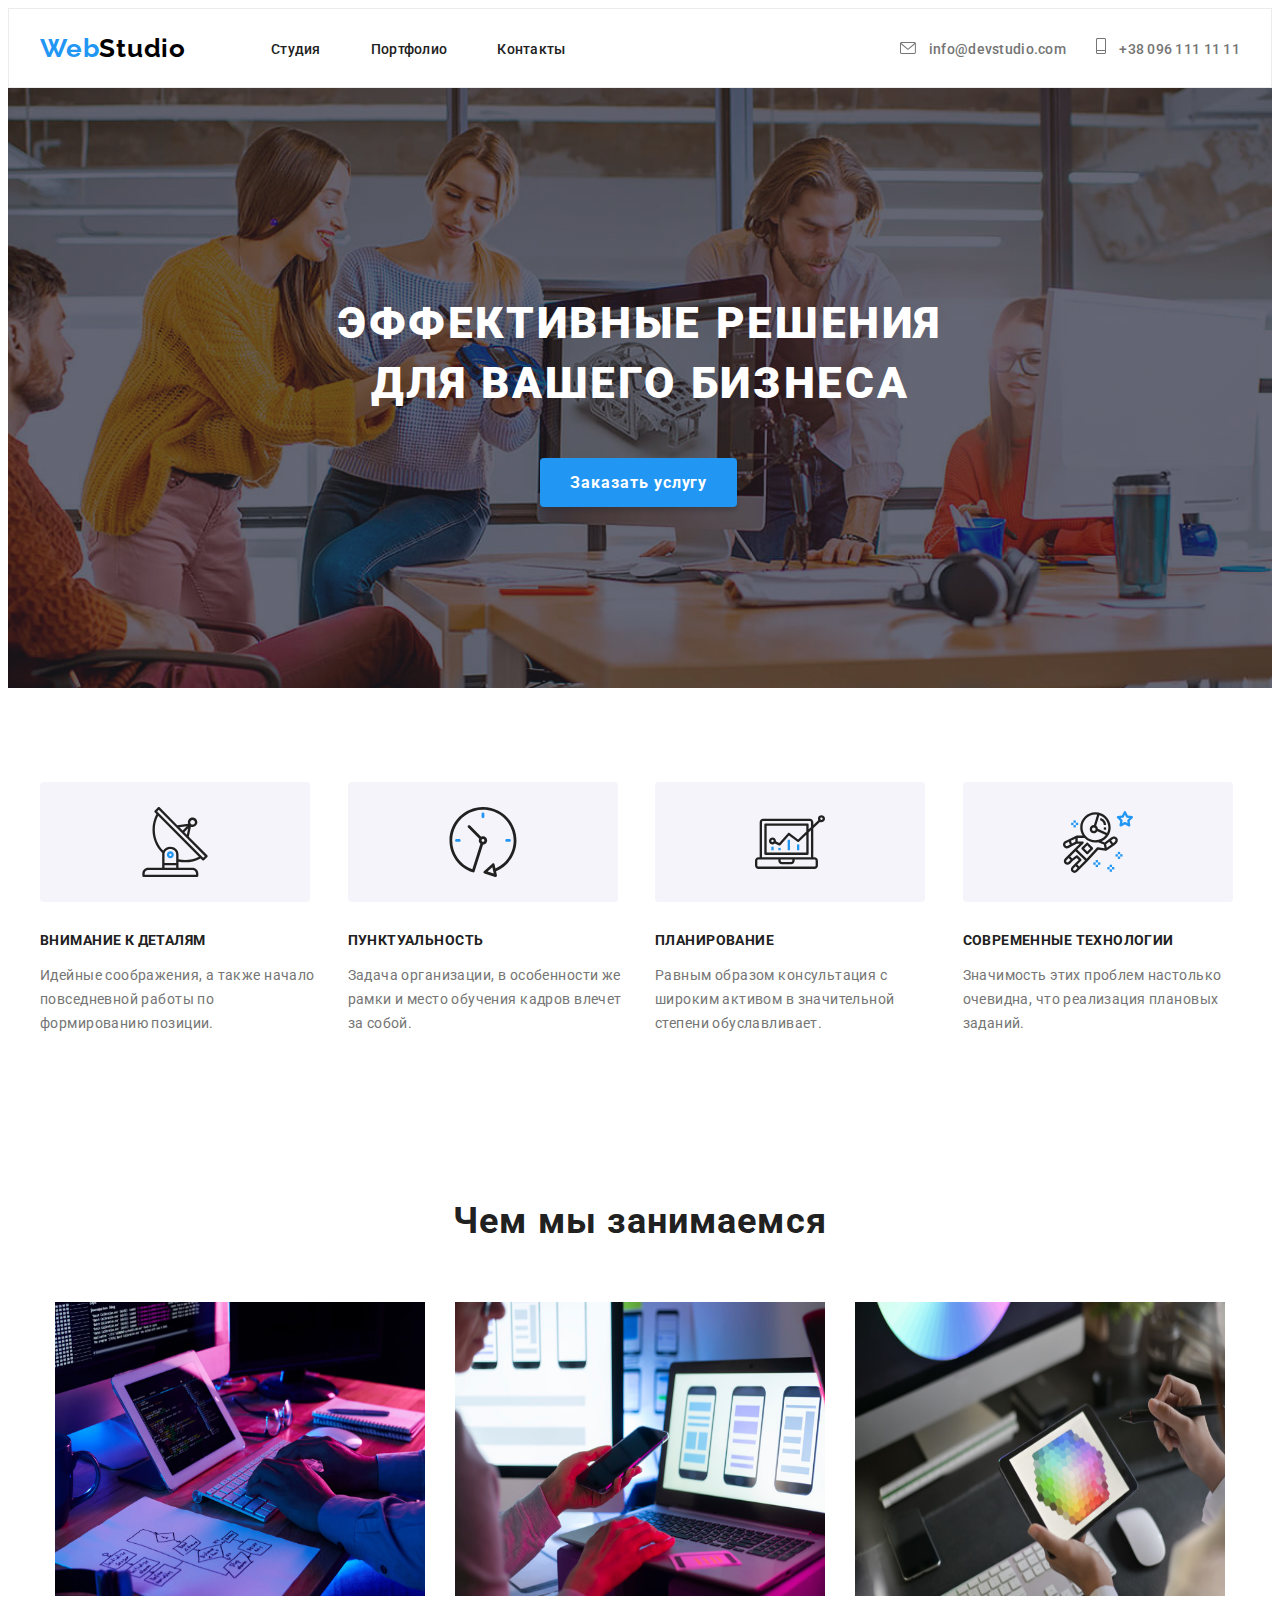
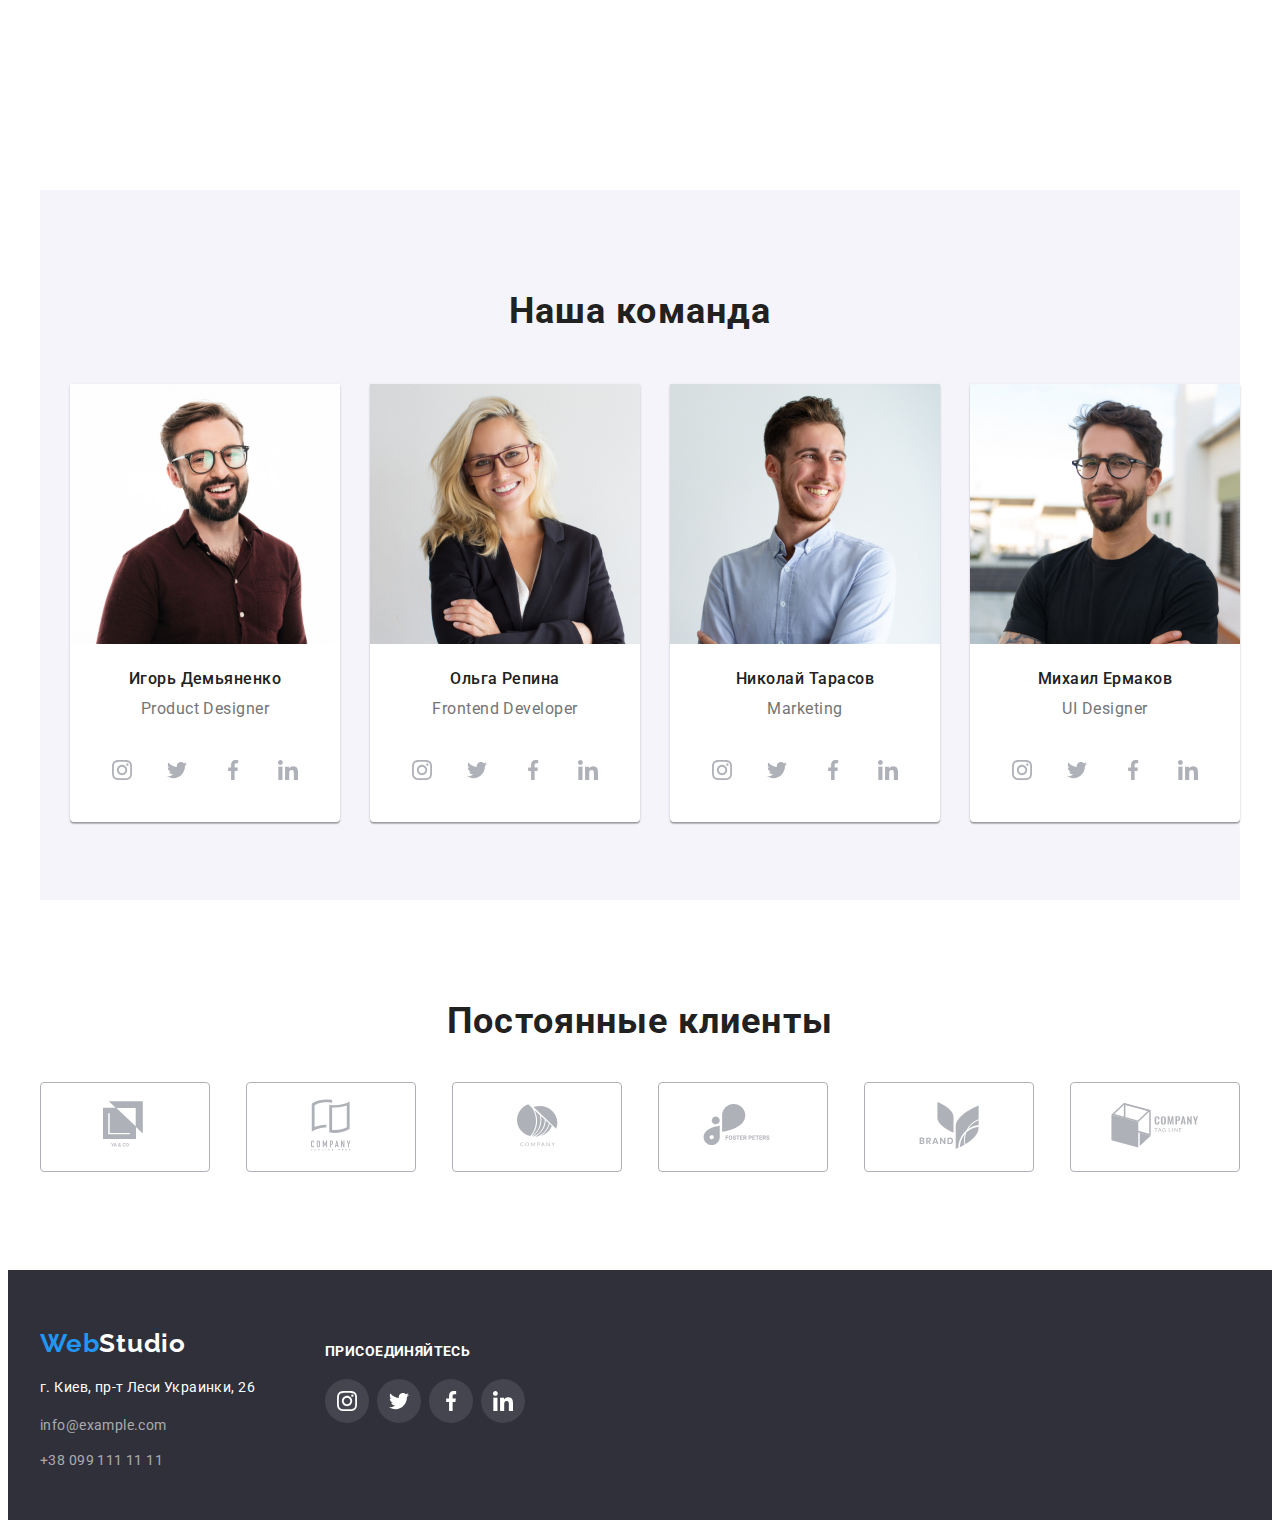
<file: index.html>
<!DOCTYPE html>
<html lang="en">

<head>
    <meta charset="UTF-8">
    <meta http-equiv="X-UA-Compatible" content="IE=edge">
    <meta name="viewport" content="width=device-width, initial-scale=1.0">
    <title>WebStudio</title>
    <link rel="preconnect" href="https://fonts.gstatic.com">
    <link rel="preconnect" href="https://fonts.gstatic.com">
    <link
        href="https://fonts.googleapis.com/css2?family=Raleway:wght@700&family=Roboto:wght@400;500;700;900&display=swap"
        rel="stylesheet">
    <link rel="stylesheet" href="https://cdnjs.cloudflare.com/ajax/libs/modern-normalize/1.0.0/modern-normalize.css"
        integrity="sha512-Zx6MlUMKSVJoQ+83OwhdILe8cSEsCzfqThJd7J/VA2UrK6Ctj85p+xzqfyuNXE5B1k25uUdmJ2OzItbBy9GHAQ=="
        crossorigin="anonymous" />
    <link rel="stylesheet" href="css/style.css">
</head>

<body>
    <!-- header_container -->
    <header class="header">
        <div class="container header_container">
            <nav class="navigation_container">
                <a class="logo" href="./index.html"><span class="web_color">Web</span>Studio</a>
                <ul class="navigation_list">
                    <li class="navigation_list_item">
                        <a class="navigation_list_link" href="#">Студия</a>
                    </li>
                    <li class="navigation_list_item">
                        <a class="navigation_list_link" href="./portfolio.html">Портфолио</a>
                    </li>
                    <li class="navigation_list_item">
                        <a class="navigation_list_link" href="#">Контакты</a>
                    </li>
                </ul>
            </nav>
            <ul class="header_contacts">
                <li class="header_contacts_list">
                    <a class="mail_tel_link" href="mailto:info@devstudio.com">
                        <svg width="16" height="12" class="header_icons">
                            <use href="./img/pictures/sprites1.svg#icon-email_logo"></use>
                        </svg>
                        info@devstudio.com
                    </a>
                </li>
                <li class="header_contacts_list">
                    <a class="mail_tel_link" href="tel:+380961111111">
                        <svg width="10" height="16" class="header_icons">
                            <use href="./img/pictures/sprites1.svg#icon-Vector_phone"></use>
                        </svg>
                        +38 096 111 11 11
                    </a>
                </li>
            </ul>
        </div>
    </header>
    <!-- header_container off -->


    <!-- main_container -->
    <main>
        <!--hero_container -->
        <section class="hero">
            <div class="container">
                <h1 class="title">Эффективные решения <br> для вашего бизнеса</h1>
                <div class="bottom_position">
                    <button class="modal_button">Заказать услугу</button>
                </div>
            </div>
        </section>
        <!--hero_container off -->


        <!-- about_us_container -->
        <section class="about_us">
            <div class="container">
                <ul class="features_list">
                    <li class="features_item">
                        <div class="about_us_icon_div">
                            <svg width="70" height="70" class="about_us_icons">
                                <use href="./img/pictures/sprites1.svg#icon-antenna_logo"></use>
                            </svg>
                        </div>
                        <h3 class="features">Внимание к деталям</h3>
                        <p class="feature_description">Идейные соображения, а также начало повседневной работы по
                            формированию позиции.</p>
                    </li>
                    <li class="features_item">
                        <div class="about_us_icon_div">
                            <svg width="70" height="70" class="about_us_icons">
                                <use href="./img/pictures/sprites1.svg#icon-clock_logo"></use>
                            </svg>
                        </div>
                        <h3 class="features">Пунктуальность</h3>
                        <p class="feature_description">Задача организации, в особенности же рамки и место обучения
                            кадров влечет за собой.</p>
                    </li>
                    <li class="features_item">
                        <div class="about_us_icon_div">
                            <svg width="70" height="70" class="about_us_icons">
                                <use href="./img/pictures/sprites1.svg#icon-diagram_logo"></use>
                            </svg>
                        </div>
                        <h3 class="features">Планирование</h3>
                        <p class="feature_description"> Равным образом консультация с широким активом в значительной
                            степени обуславливает.</p>
                    </li>
                    <li class="features_item">
                        <div class="about_us_icon_div">
                            <svg width="70" height="70" class="about_us_icons">
                                <use href="./img/pictures/sprites1.svg#icon-astronaut_logo"></use>
                            </svg>
                        </div>
                        <h3 class="features">Современные технологии</h3>
                        <p class="feature_description">Значимость этих проблем настолько очевидна, что реализация
                            плановых заданий.</p>
                    </li>
                </ul>

                <div class="photobar_container">
                    <h2 class="photobar_description">Чем мы занимаемся</h2>
                    <ul class="photobar">
                        <li><img src="./img/our_work/work_1.jpg" width="370" height="294" alt="Кодинг"></li>
                        <li><img src="./img/our_work/work_2.jpg" width="370" height="294" alt="Современные технологии">
                        </li>
                        <li><img src="./img/our_work/work_3.jpg" width="370" height="294" alt="Дизайн"></li>
                    </ul>
                </div>
            </div>
        </section>
        <!-- about_us_container_off -->


        <!-- Our team container -->
        <section class="crew-section">
            <div class="crew_container">
                <h2 class="photobar_description">Наша команда</h2>
                <div class="container_crew_list">
                    <ul class="stuff-section">
                        <li class="crew_list">
                            <img src="./img/our_crew/crewman_1.jpg" width="270" height="260" alt="Игорь Демьяненко">
                            <div class="stuff_position-section">
                                <h4 class="stuff_name">Игорь Демьяненко</h4>
                                <p class="stuff_position">Product Designer</p>
                                <ul class="social_list">
                                    <li class="social_list_item">
                                        <a href="#" class="social_list_item_link">
                                            <svg class="social_list_crew">
                                                <use href="./img/pictures/sprites1.svg#icon-instagram2_logo"></use>
                                            </svg>
                                        </a>
                                    </li>

                                    <li class="social_list_item">
                                        <a href="#" class="social_list_item_link ">
                                            <svg class="social_list_crew">
                                                <use href="./img/pictures/sprites1.svg#icon-twitter_logo"></use>
                                            </svg>
                                        </a>
                                    </li>
                                    <li class="social_list_item">
                                        <a href="#" class="social_list_item_link">
                                            <svg class="social_list_crew">
                                                <use href="./img/pictures/sprites1.svg#icon-facebook1_logo"></use>
                                            </svg>
                                        </a>
                                    </li>
                                    <li class="social_list_item">
                                        <a href="#" class="social_list_item_link">
                                            <svg class="social_list_crew">
                                                <use href="./img/pictures/sprites1.svg#icon-linkedin1_logo"></use>
                                            </svg>
                                        </a>
                                    </li>
                                </ul>
                            </div>
                        </li>
                        <li class="crew_list">
                            <img src="./img/our_crew/crewman_2.jpg" width="270" height="260" alt="Ольга Репина">
                            <div class="stuff_position-section">
                                <h4 class="stuff_name">Ольга Репина</h4>
                                <p class="stuff_position">Frontend Developer</p>
                                <ul class="social_list">
                                    <li class="social_list_item">
                                        <a href="#" class="social_list_item_link">
                                            <svg class="social_list_crew">
                                                <use href="./img/pictures/sprites1.svg#icon-instagram2_logo"></use>
                                            </svg>
                                        </a>
                                    </li>

                                    <li class="social_list_item">
                                        <a href="#" class="social_list_item_link">
                                            <svg class="social_list_crew">
                                                <use href="./img/pictures/sprites1.svg#icon-twitter_logo"></use>
                                            </svg>
                                        </a>
                                    </li>
                                    <li class="social_list_item">
                                        <a href="#" class="social_list_item_link ">
                                            <svg class="social_list_crew">
                                                <use href="./img/pictures/sprites1.svg#icon-facebook1_logo"></use>
                                            </svg>
                                        </a>
                                    </li>
                                    <li class="social_list_item">
                                        <a href="#" class="social_list_item_link ">
                                            <svg class="social_list_crew">
                                                <use href="./img/pictures/sprites1.svg#icon-linkedin1_logo"></use>
                                            </svg>
                                        </a>
                                    </li>
                                </ul>
                            </div>
                        </li>
                        <li class="crew_list">
                            <img src="./img/our_crew/crewman_3.jpg" width="270" height="260" alt="Николай Тарасов">
                            <div class="stuff_position-section">
                                <h4 class="stuff_name">Николай Тарасов</h4>
                                <p class="stuff_position">Marketing</p>
                                <ul class="social_list">
                                    <li class="social_list_item">
                                        <a href="#" class="social_list_item_link">
                                            <svg class="social_list_crew">
                                                <use href="./img/pictures/sprites1.svg#icon-instagram2_logo"></use>
                                            </svg>
                                        </a>
                                    </li>

                                    <li class="social_list_item">
                                        <a href="#" class="social_list_item_link">
                                            <svg class="social_list_crew">
                                                <use href="./img/pictures/sprites1.svg#icon-twitter_logo"></use>
                                            </svg>
                                        </a>
                                    </li>
                                    <li class="social_list_item">
                                        <a href="#" class="social_list_item_link">
                                            <svg class="social_list_crew">
                                                <use href="./img/pictures/sprites1.svg#icon-facebook1_logo"></use>
                                            </svg>
                                        </a>
                                    </li>
                                    <li class="social_list_item">
                                        <a href="#" class="social_list_item_link">
                                            <svg class="social_list_crew">
                                                <use href="./img/pictures/sprites1.svg#icon-linkedin1_logo"></use>
                                            </svg>
                                        </a>
                                    </li>
                                </ul>
                            </div>
                        </li>
                        <li class="crew_list">
                            <img src="./img/our_crew/crewman_4.jpg" width="270" height="260" alt="Михаил Ермаков">
                            <div class="stuff_position-section">
                                <h4 class="stuff_name">Михаил Ермаков</h4>
                                <p class="stuff_position">UI Designer</p>
                                <ul class="social_list">
                                    <li class="social_list_item">
                                        <a href="#" class="social_list_item_link ">
                                            <svg class="social_list_crew">
                                                <use href="./img/pictures/sprites1.svg#icon-instagram2_logo"></use>
                                            </svg>
                                        </a>
                                    </li>

                                    <li class="social_list_item">
                                        <a href="#" class="social_list_item_link">
                                            <svg class="social_list_crew">
                                                <use href="./img/pictures/sprites1.svg#icon-twitter_logo"></use>
                                            </svg>
                                        </a>
                                    </li>
                                    <li class="social_list_item">
                                        <a href="#" class="social_list_item_link">
                                            <svg class="social_list_crew">
                                                <use href="./img/pictures/sprites1.svg#icon-facebook1_logo"></use>
                                            </svg>
                                        </a>
                                    </li>
                                    <li class="social_list_item">
                                        <a href="#" class="social_list_item_link">
                                            <svg class="social_list_crew">
                                                <use href="./img/pictures/sprites1.svg#icon-linkedin1_logo"></use>
                                            </svg>
                                        </a>
                                    </li>
                                </ul>
                            </div>
                        </li>
                    </ul>

                </div>
            </div>
        </section>


        <section class="clients_section">
            <div class="container">
                <h2 class="photobar_description">Постоянные клиенты</h2>
                <ul class="clients_list">
                    <li class="clients_li">
                        <a href="#" class="clients_links">
                            <svg width="44" height="49" class="clients_icons">
                                <use href="./img/pictures/sprites1.svg#icon-comp_1"></use>
                            </svg>
                        </a>
                    </li>
                    <li class="clients_li">
                        <a href="#" class="clients_links">
                            <svg width="40" height="52" class="clients_icons">
                                <use href="./img/pictures/sprites1.svg#icon-comp_2"></use>
                            </svg>
                        </a>
                    </li>
                    <li class="clients_li">
                        <a href="#" class="clients_links">
                            <svg width="41" height="43" class="clients_icons">
                                <use href="./img/pictures/sprites1.svg#icon-comp_3"></use>
                            </svg>
                        </a>
                    </li>
                    <li class="clients_li">
                        <a href="#" class="clients_links">
                            <svg width="80" height="42" class="clients_icons">
                                <use href="./img/pictures/sprites1.svg#icon-comp_4"></use>
                            </svg>
                        </a>
                    </li>
                    <li class="clients_li">
                        <a href="#" class="clients_links">
                            <svg width="60" height="47" class="clients_icons">
                                <use href="./img/pictures/sprites1.svg#icon-comp_5"></use>
                            </svg>
                        </a>
                    </li>
                    <li class="clients_li">
                        <a href="#" class="clients_links">
                            <svg width="88" height="45" class="clients_icons">
                                <use href="./img/pictures/sprites1.svg#icon-comp_6"></use>
                            </svg>
                        </a>
                    </li>
                </ul>
            </div>
        </section>



    </main>


    <!-- footer_container -->
    <footer class="footer">
        <div class="container">
            <address class="address">
                <div class="footer_left_side">
                    <ul class="adress_list">
                        <li class="footer_list_logo">
                            <a class="logo2" href="./index.html"><span class="web_color">Web</span>Studio</a>
                        </li>
                        <li class="footer_list">
                            <a class="adress" href="https://goo.gl/maps/JwRgi1YzpjkH3N1S6" target="_blank">г. Киев, пр-т
                                Леси Украинки, 26</a>
                        </li>
                        <li class="footer_list">
                            <a class="footer_mail_tel_section" href="mailto:info@example.com">info@example.com</a>
                        </li>
                        <li class="footer_list">
                            <a class="footer_mail_tel_section" href="tel:+380991111111">+38 099 111 11 11</a>
                        </li>
                    </ul>
                </div>
                <div class="footer_right_side">
                    <p class="footer_social_text">Присоединяйтесь</p>
                    <ul class="social_list_in_footer">
                        <li class="social_list_item">
                            <a href="#" class="social_list_item_link_in_footer">
                                <svg class="social_list_crew_in_footer">
                                    <use href="./img/pictures/sprites1.svg#icon-instagram2_logo"></use>
                                </svg>
                            </a>
                        </li>

                        <li class="social_list_item">
                            <a href="#" class="social_list_item_link_in_footer">
                                <svg class="social_list_crew_in_footer">
                                    <use href="./img/pictures/sprites1.svg#icon-twitter_logo"></use>
                                </svg>
                            </a>
                        </li>
                        <li class="social_list_item">
                            <a href="#" class="social_list_item_link_in_footer">
                                <svg class="social_list_crew_in_footer">
                                    <use href="./img/pictures/sprites1.svg#icon-facebook1_logo"></use>
                                </svg>
                            </a>
                        </li>
                        <li class="social_list_item">
                            <a href="#" class="social_list_item_link_in_footer">
                                <svg class="social_list_crew_in_footer">
                                    <use href="./img/pictures/sprites1.svg#icon-linkedin1_logo"></use>
                                </svg>
                            </a>
                        </li>
                    </ul>
                </div>
            </address>
        </div>
    </footer>

</body>

</html>
</file>
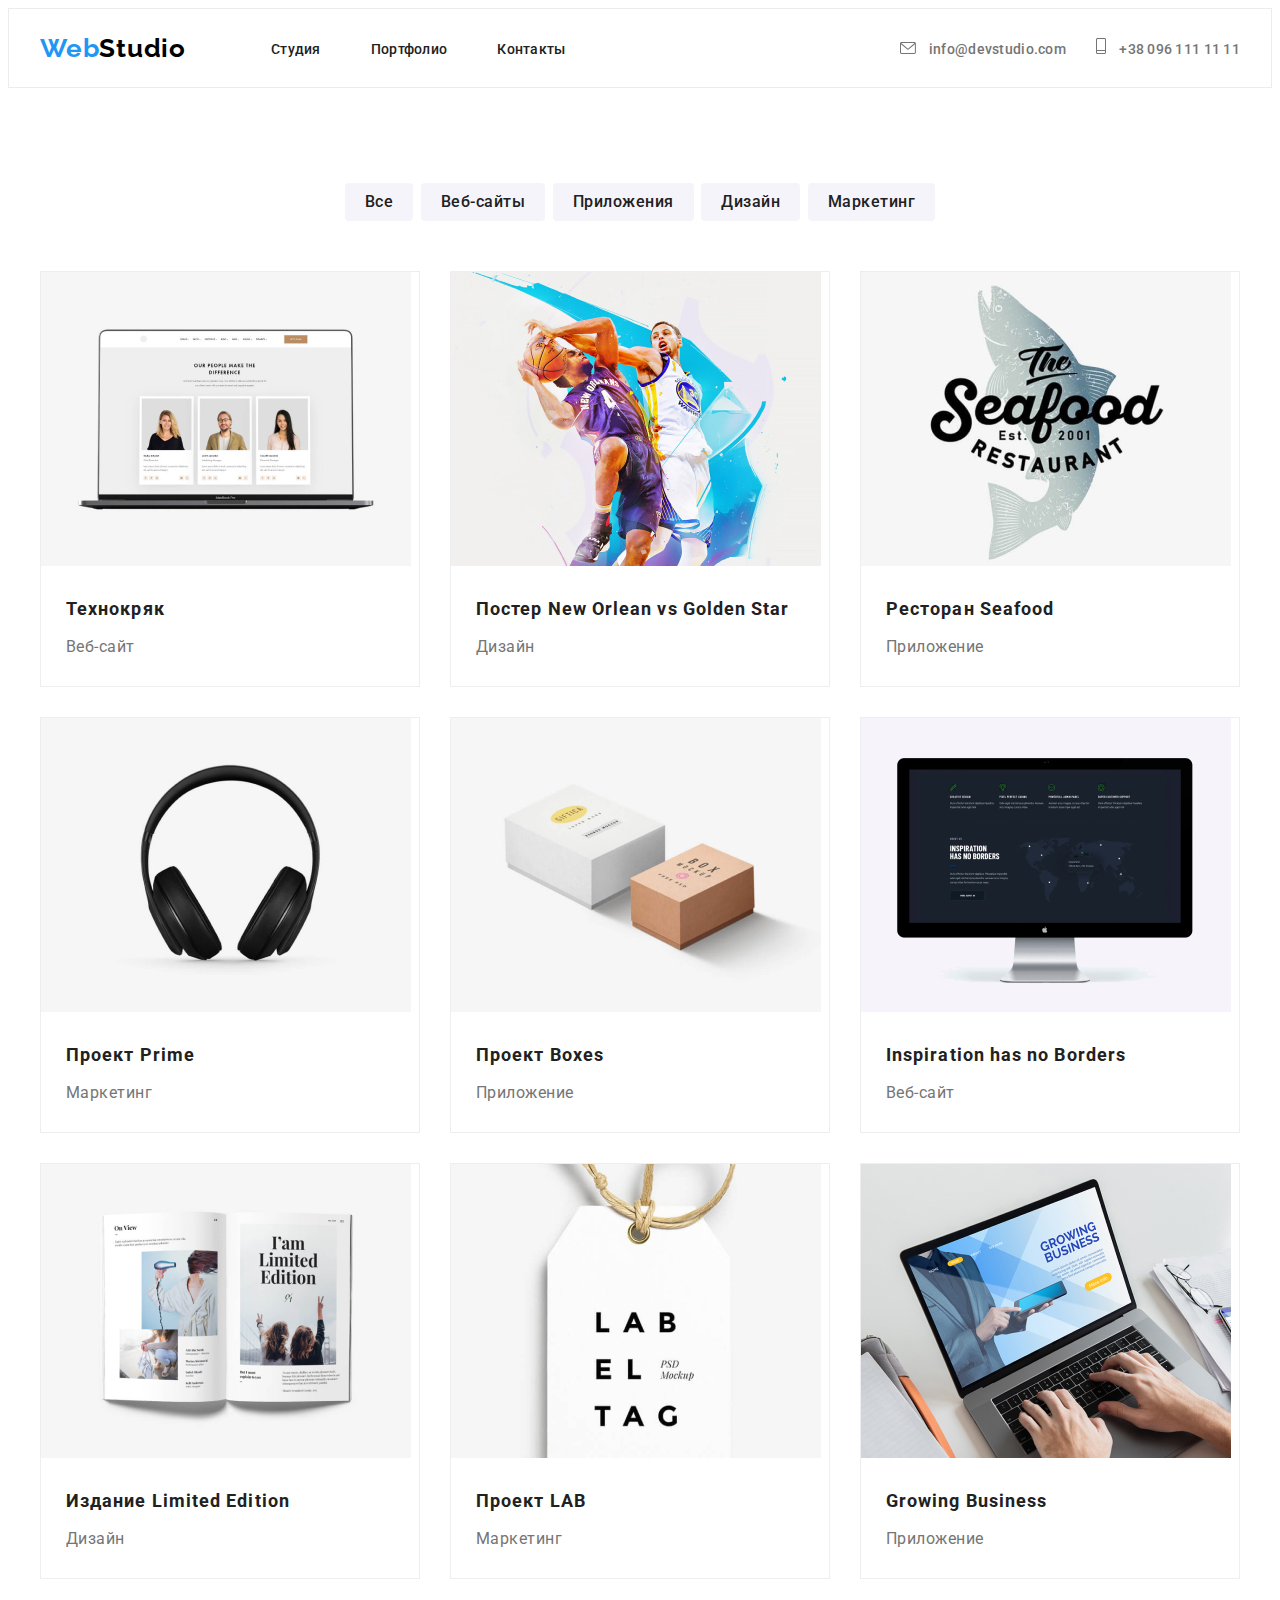
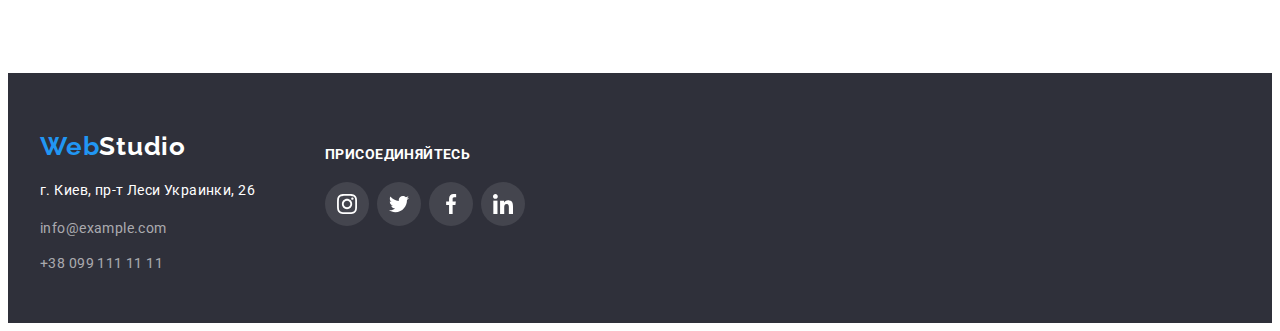
<file: portfolio.html>
<!DOCTYPE html>
<html lang="en">
<head>
    <meta charset="UTF-8">
    <meta http-equiv="X-UA-Compatible" content="IE=edge">
    <meta name="viewport" content="width=device-width, initial-scale=1.0">
    <title>WebStudio</title>
    <link rel="preconnect" href="https://fonts.gstatic.com">
    <link rel="preconnect" href="https://fonts.gstatic.com">
    <link href="https://fonts.googleapis.com/css2?family=Raleway:wght@700&family=Roboto:wght@400;500;700;900&display=swap" rel="stylesheet">
    <link rel="stylesheet" href="https://cdnjs.cloudflare.com/ajax/libs/modern-normalize/1.0.0/modern-normalize.css" integrity="sha512-Zx6MlUMKSVJoQ+83OwhdILe8cSEsCzfqThJd7J/VA2UrK6Ctj85p+xzqfyuNXE5B1k25uUdmJ2OzItbBy9GHAQ==" crossorigin="anonymous" />
    <link rel="stylesheet" href="css/style.css">
</head>

<body>
                        <!-- header_container -->
    <header class="header">
        <div class="container header_container">
        <nav class="navigation_container">
           <a class="logo" href="./index.html"><span class="web_color">Web</span>Studio</a> 
           <ul class="navigation_list">
               <li class="navigation_list_item">
                  <a class="navigation_list_link" href="#">Студия</a> 
               </li>
               <li class="navigation_list_item">
                   <a class="navigation_list_link" href="./portfolio.html">Портфолио</a>
               </li>
               <li class="navigation_list_item">
                   <a class="navigation_list_link" href="#">Контакты</a>
               </li>
           </ul>
        </nav>
        <ul class="header_contacts">
                <li class="header_contacts_list">
                    <a class="mail_tel_link" href="mailto:info@devstudio.com">
                    <svg width="16" height="12" class="header_icons">
                        <use href="./img/pictures/sprites1.svg#icon-email_logo"></use>
                    </svg>
                        info@devstudio.com
                    </a>
                </li>
                <li class="header_contacts_list">
                    <a class="mail_tel_link" href="tel:+380961111111">
                    <svg width="10" height="16" class="header_icons">
                        <use href="./img/pictures/sprites1.svg#icon-Vector_phone"></use>
                    </svg>
                        +38 096 111 11 11
                    </a>
                </li>
            </ul> 
           </div>
           
    </header>

                        <!-- Main section -->
<main>
    <section class="portfolio_button_section">
        <div class="button_container">
            <ul class="portfolio_button_list">
                 <li class="portfolio_list_item">
                    <button class="portfolio_modal_button">Все</button> 
                </li>
                <li class="portfolio_list_item">
                    <button class="portfolio_modal_button">Веб-сайты</button> 
                </li>
                <li class="portfolio_list_item">
                    <button class="portfolio_modal_button">Приложения</button> 
                </li>
                <li class="portfolio_list_item">
                    <button class="portfolio_modal_button">Дизайн</button> 
                </li>
                <li class="portfolio_list_item">
                    <button class="portfolio_modal_button">Маркетинг</button> 
                </li>
            </ul>
        </div>
        <div class="container portfolio_container">
            <ul class="portfolio_list">
                <li class="portfolio_list_project_item">
                    <img src="./img/portfolio/website.jpg" width="370" alt="Веб-сайт">
                        <div class="portfolio_description">
                        <h3 class="project_mane">Технокряк</h3>
                        <p class="project_description">Веб-сайт</p>
                        </div>
                </li>
                <li class="portfolio_list_project_item">
                    <img src="./img/portfolio/design.jpg" width="370" alt="Дизайн">
                        <div class="portfolio_description">
                        <h3 class="project_mane">Постер New Orlean vs Golden Star</h3>
                        <p class="project_description">Дизайн</p>
                        </div>
                </li>
                <li class="portfolio_list_project_item">
                    <img src="./img/portfolio/application.jpg" width="370" alt="Приложение">
                        <div class="portfolio_description">
                        <h3 class="project_mane">Ресторан Seafood</h3>
                        <p class="project_description">Приложение</p>
                    </div>
                </li>
                <li class="portfolio_list_project_item">
                    <img src="./img/portfolio/marketing.jpg" width="370" alt="Маркетинг">
                        <div class="portfolio_description">
                        <h3 class="project_mane">Проект Prime</h3>
                        <p class="project_description">Маркетинг</p>
                        </div>
                </li>
                <li class="portfolio_list_project_item">
                    <img src="./img/portfolio/application2.jpg" width="370" alt="Приложение">
                        <div class="portfolio_description">
                        <h3 class="project_mane">Проект Boxes</h3>
                        <p class="project_description">Приложение</p>
                        </div>
                 </li>
                <li class="portfolio_list_project_item">
                    <img src="./img/portfolio/website2.jpg" width="370" alt="Веб-сайт">
                        <div class="portfolio_description">
                        <h3 class="project_mane">Inspiration has no Borders</h3>
                        <p class="project_description">Веб-сайт</p>
                        </div>
                </li>
                <li class="portfolio_list_project_item">
                    <img src="./img/portfolio/design2.jpg" width="370" alt="Дизайн">
                        <div class="portfolio_description">
                        <h3 class="project_mane">Издание Limited Edition</h3>
                        <p class="project_description">Дизайн</p>
                        </div>
                </li>
                <li class="portfolio_list_project_item">
                    <img src="./img/portfolio/marketing2.jpg" width="370" alt="Маркетин">
                        <div class="portfolio_description">
                        <h3 class="project_mane">Проект LAB</h3>
                        <p class="project_description">Маркетинг</p>
                        </div>
                </li>
                <li class="portfolio_list_project_item">
                    <img src="./img/portfolio/application3.jpg" width="370" alt="Приложение">
                        <div class="portfolio_description">
                        <h3 class="project_mane">Growing Business</h3>
                        <p class="project_description">Приложение</p>
                        </div>
                    </li>
                </ul>
            </div>
    </section>
</main>

<!-- footer_container -->
    <footer class="footer">
        <div class="container">
            <address class="address">
                <div class="footer_left_side">
                <ul class="adress_list">
                    <li class="footer_list_logo">
                        <a class="logo2" href="./index.html"><span class="web_color">Web</span>Studio</a> 
                    </li>
                    <li class="footer_list">
                        <a class="adress" href="https://goo.gl/maps/JwRgi1YzpjkH3N1S6" target="_blank">г. Киев, пр-т Леси Украинки, 26</a> 
                    </li>
                    <li class="footer_list">
                        <a class="footer_mail_tel_section" href="mailto:info@example.com">info@example.com</a> 
                    </li>
                    <li class="footer_list">
                        <a class="footer_mail_tel_section" href="tel:+380991111111">+38 099 111 11 11</a> 
                    </li>
               </ul>
               </div>
               <div class="footer_right_side">
                   <p class="footer_social_text">Присоединяйтесь</p>
                <ul class="social_list_in_footer">
                           <li class="social_list_item">
                               <a href="#" class="social_list_item_link_in_footer">
                                    <svg class="social_list_crew_in_footer">
                                        <use href="./img/pictures/sprites1.svg#icon-instagram2_logo"></use>
                                   </svg>
                               </a>
                           </li>
                        
                           <li class="social_list_item">
                               <a href="#" class="social_list_item_link_in_footer">
                                   <svg class="social_list_crew_in_footer">
                                      <use href="./img/pictures/sprites1.svg#icon-twitter_logo"></use>
                                   </svg>
                               </a>
                           </li>
                           <li class="social_list_item">
                                <a href="#" class="social_list_item_link_in_footer">
                                   <svg class="social_list_crew_in_footer">
                                       <use href="./img/pictures/sprites1.svg#icon-facebook1_logo"></use>
                                   </svg>
                                </a>
                           </li>
                          <li class="social_list_item">
                                <a href="#" class="social_list_item_link_in_footer">
                                   <svg class="social_list_crew_in_footer">
                                       <use href="./img/pictures/sprites1.svg#icon-linkedin1_logo"></use>
                                   </svg>
                                </a>
                          </li>
               </ul>
               </div>
            </address>
        </div>
    </footer>
    
</body>
</html>
</file>
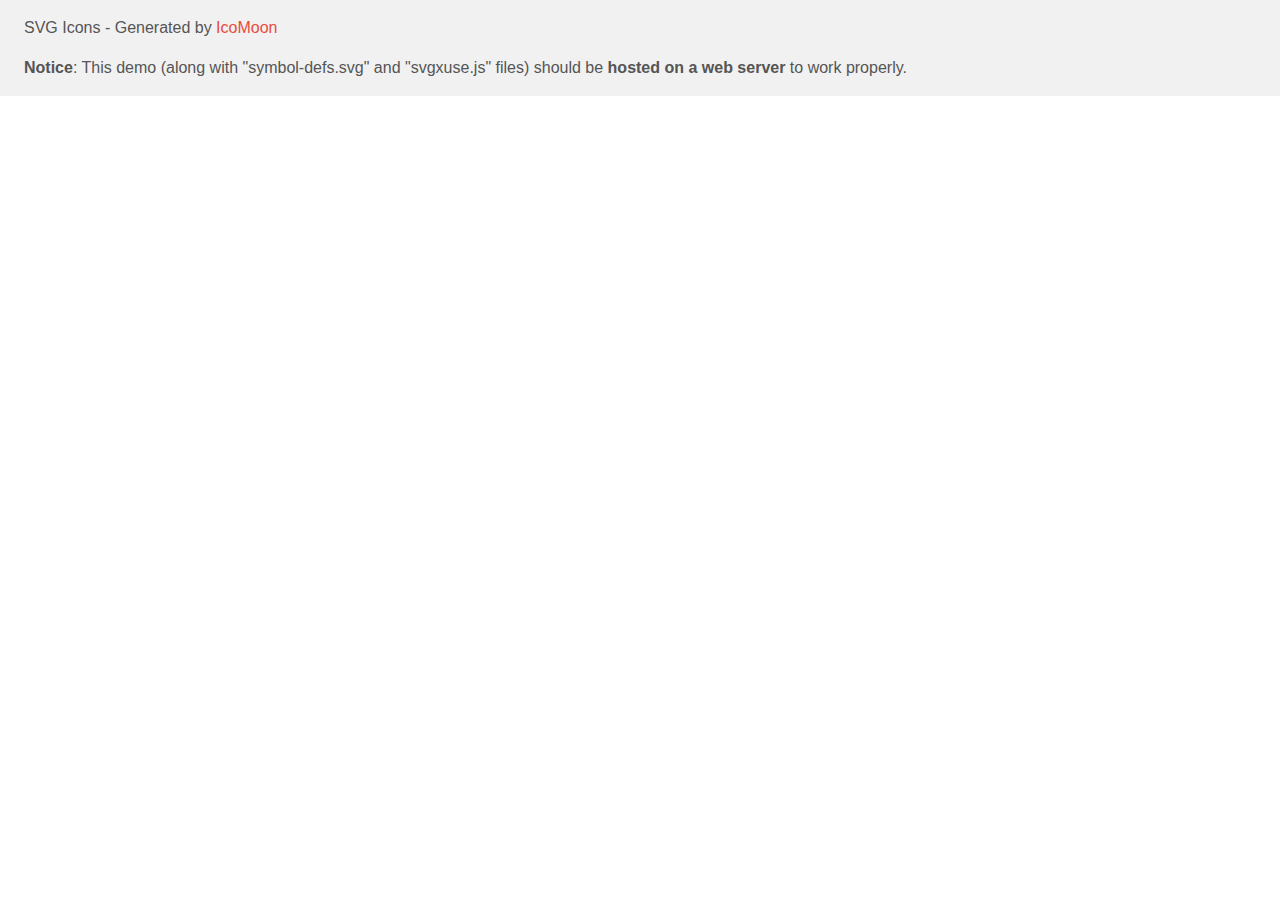
<file: img/icomoon/demo-external-svg.html>
<!doctype html>
<html>
<head>
    <title>IcoMoon - SVG Icons</title>
    <meta charset="utf-8">
    <meta name="viewport" content="width=device-width, initial-scale=1">
    <link rel="stylesheet" href="demo-files/demo.css">
    <link rel="stylesheet" href="style.css">
</head>
<body>
<header class="bgc1 clearfix">
<div class="mhl">
    <p>SVG Icons - Generated by <a href="https://icomoon.io/app">IcoMoon</a></p><p><strong>Notice</strong>: This demo (along with "symbol-defs.svg" and "svgxuse.js" files) should be <b>hosted on a web server</b> to work properly.</p>
</div>
</header>
<script defer src="svgxuse.js"></script>
</body>
</html>
</file>
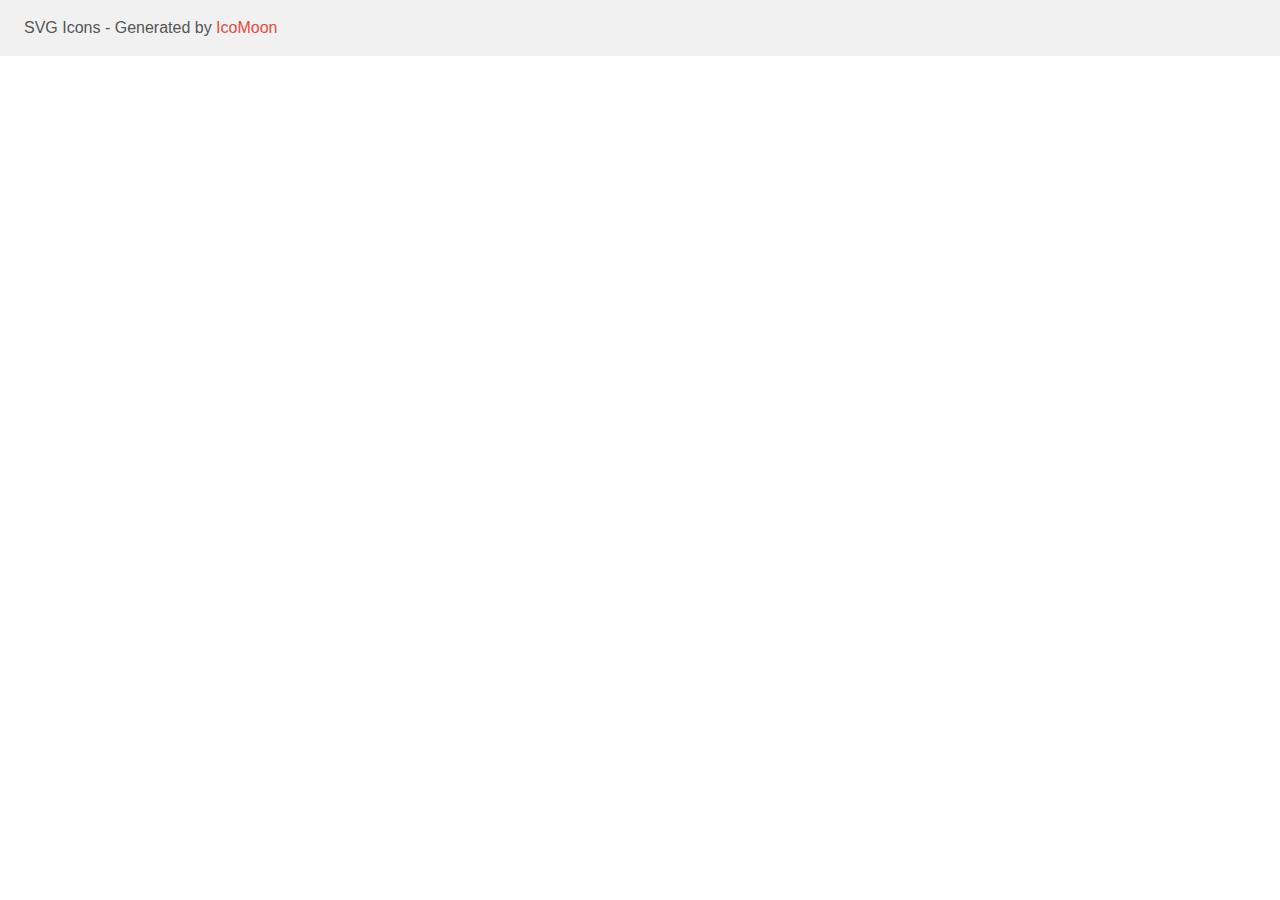
<file: img/icomoon/demo.html>
<!doctype html>
<html>
<head>
    <title>IcoMoon - SVG Icons</title>
    <meta charset="utf-8">
    <meta name="viewport" content="width=device-width, initial-scale=1">
    <link rel="stylesheet" href="demo-files/demo.css">
    <link rel="stylesheet" href="style.css">
</head>
<body>
<svg aria-hidden="true" style="position: absolute; width: 0; height: 0; overflow: hidden;" version="1.1" xmlns="http://www.w3.org/2000/svg" xmlns:xlink="http://www.w3.org/1999/xlink">
<defs>
</defs>
</svg>

<header class="bgc1 clearfix">
<div class="mhl">
    <p>SVG Icons - Generated by <a href="https://icomoon.io/app">IcoMoon</a></p>
</div>
</header>
<script defer src="svgxuse.js"></script>
</body>
</html>
</file>
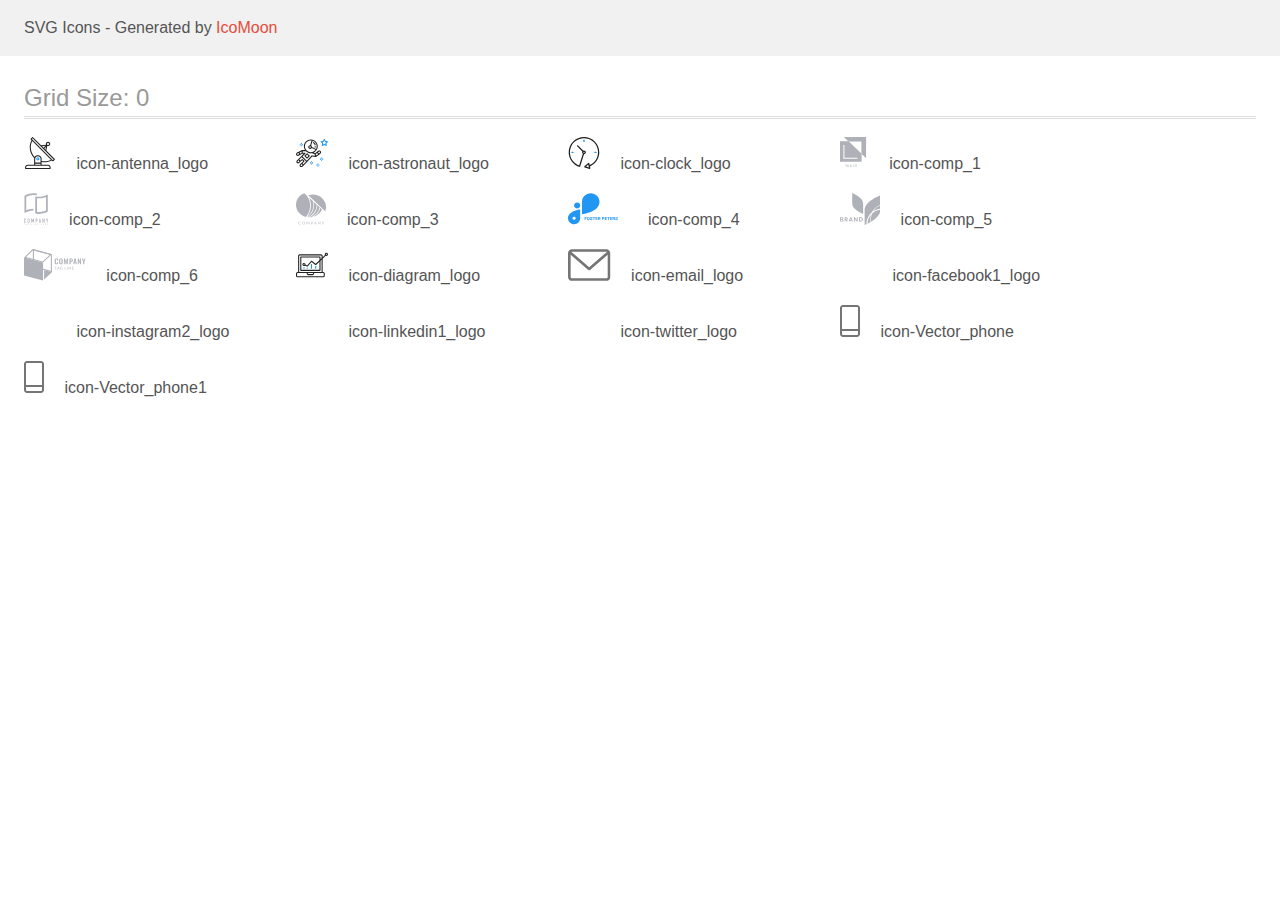
<file: img/pictures/icomoon (1)/demo.html>
<!doctype html>
<html>
<head>
    <title>IcoMoon - SVG Icons</title>
    <meta charset="utf-8">
    <meta name="viewport" content="width=device-width, initial-scale=1">
    <link rel="stylesheet" href="demo-files/demo.css">
    <link rel="stylesheet" href="style.css">
</head>
<body>
<svg aria-hidden="true" style="position: absolute; width: 0; height: 0; overflow: hidden;" version="1.1" xmlns="http://www.w3.org/2000/svg" xmlns:xlink="http://www.w3.org/1999/xlink">
<defs>
<symbol id="icon-antenna_logo" viewBox="0 0 32 32">
<path fill="#212121" style="fill: var(--color1, #212121)" d="M30.773 22.098l-8.443-8.505 0.937-4.615c0.242 0.094 0.499 0.144 0.758 0.146h0.006c1.192 0.014 2.17-0.941 2.184-2.133s-0.941-2.17-2.133-2.184c-1.192-0.014-2.17 0.941-2.184 2.133-0.003 0.255 0.039 0.509 0.125 0.749l-4.96 0.605-8.091-8.133c-0.099-0.101-0.235-0.159-0.377-0.16-0.14 0.001-0.274 0.056-0.373 0.155l-1.513 1.504c-0.208 0.208-0.208 0.546 0 0.754l0.814 0.826c-3.153 5.798-2.129 12.978 2.519 17.663 0.043 0.041 0.092 0.074 0.146 0.098-0.034 0.18-0.051 0.364-0.052 0.547v6.187h-6.4c-1.472 0.002-2.665 1.195-2.667 2.667v1.067c0 0.295 0.239 0.533 0.533 0.533h24.533c0.295 0 0.533-0.239 0.533-0.533v-1.067c-0.002-1.472-1.195-2.665-2.667-2.667h-6.4v-2.742c1.003 0.21 2.024 0.317 3.049 0.32 2.458-0.003 4.877-0.615 7.040-1.783l0.818 0.823c0.099 0.101 0.235 0.159 0.377 0.16 0.14-0.001 0.274-0.056 0.373-0.155l1.513-1.504c0.208-0.208 0.208-0.546 0-0.754zM23.28 6.233c0.418-0.415 1.093-0.414 1.508 0.004s0.414 1.093-0.004 1.508c-0.2 0.199-0.47 0.31-0.752 0.31h-0.003c-0.589-0.003-1.064-0.483-1.061-1.072 0.002-0.282 0.115-0.552 0.314-0.751h-0.002zM22.024 9.738l-0.598 2.946-1.175-1.182 1.774-1.763zM21.419 8.836l-1.92 1.909-1.485-1.493 3.405-0.415zM24.004 28.8c0.884 0 1.6 0.716 1.6 1.6v0.533h-23.467v-0.533c0-0.884 0.716-1.6 1.6-1.6h20.267zM16.537 26.667v1.067h-5.333v-1.067h5.333zM11.204 25.6v-4.053c0-1.294 1.196-2.347 2.667-2.347s2.667 1.053 2.667 2.347v4.053h-5.333zM17.604 23.904v-2.357c0-1.882-1.675-3.413-3.733-3.413-1.331-0.020-2.576 0.657-3.281 1.786-4.058-4.274-4.971-10.645-2.279-15.887l18.602 18.708c-2.872 1.461-6.165 1.873-9.309 1.163zM28.893 23.22l-21.057-21.181 0.755-0.752 7.935 7.98c0.004 0 0.006 0.007 0.010 0.010l13.115 13.191-0.757 0.752z"></path>
<path fill="#2196f3" style="fill: var(--color2, #2196f3)" d="M13.876 20.267h-0.005c-0.884-0.001-1.601 0.714-1.602 1.598s0.714 1.601 1.598 1.602h0.005c0.884 0.001 1.601-0.714 1.602-1.598s-0.714-1.601-1.598-1.602zM14.249 22.245c-0.1 0.1-0.236 0.156-0.378 0.155-0.295-0.002-0.532-0.242-0.531-0.536 0.001-0.141 0.057-0.276 0.157-0.375s0.233-0.154 0.373-0.155c0.295 0.002 0.532 0.241 0.53 0.536-0.001 0.141-0.057 0.276-0.157 0.375h0.005z"></path>
</symbol>
<symbol id="icon-astronaut_logo" viewBox="0 0 32 32">
<path fill="#2196f3" style="fill: var(--color2, #2196f3)" d="M31.974 4.524c-0.063-0.193-0.229-0.333-0.43-0.363l-1.91-0.278-0.855-1.731c-0.179-0.365-0.777-0.365-0.956 0l-0.855 1.731-1.91 0.278c-0.201 0.029-0.367 0.17-0.431 0.363-0.062 0.193-0.011 0.405 0.135 0.547l1.383 1.348-0.326 1.903c-0.034 0.2 0.048 0.402 0.212 0.522 0.166 0.121 0.382 0.135 0.562 0.040l1.709-0.899 1.709 0.899c0.078 0.041 0.164 0.061 0.249 0.061 0.11 0 0.221-0.034 0.314-0.102 0.164-0.119 0.246-0.322 0.212-0.522l-0.326-1.903 1.383-1.348c0.145-0.142 0.197-0.354 0.135-0.547zM29.511 5.851c-0.125 0.122-0.183 0.299-0.153 0.472l0.191 1.114-1-0.526c-0.078-0.041-0.163-0.061-0.249-0.061s-0.17 0.020-0.249 0.061l-1.001 0.526 0.191-1.114c0.030-0.173-0.028-0.349-0.153-0.472l-0.81-0.789 1.119-0.163c0.174-0.025 0.324-0.134 0.402-0.292l0.5-1.013 0.5 1.013c0.078 0.157 0.228 0.267 0.402 0.292l1.119 0.163-0.809 0.789z"></path>
<path fill="#2196f3" style="fill: var(--color2, #2196f3)" d="M26.134 20.522h-1.067v1.067h1.067v-1.067z"></path>
<path fill="#2196f3" style="fill: var(--color2, #2196f3)" d="M26.134 22.656h-1.067v1.067h1.067v-1.067z"></path>
<path fill="#2196f3" style="fill: var(--color2, #2196f3)" d="M27.2 21.589h-1.067v1.067h1.067v-1.067z"></path>
<path fill="#2196f3" style="fill: var(--color2, #2196f3)" d="M25.067 21.589h-1.067v1.067h1.067v-1.067z"></path>
<path fill="#2196f3" style="fill: var(--color2, #2196f3)" d="M22.4 26.389h-1.067v1.067h1.067v-1.067z"></path>
<path fill="#2196f3" style="fill: var(--color2, #2196f3)" d="M22.4 28.522h-1.067v1.067h1.067v-1.067z"></path>
<path fill="#2196f3" style="fill: var(--color2, #2196f3)" d="M23.467 27.456h-1.067v1.067h1.067v-1.067z"></path>
<path fill="#2196f3" style="fill: var(--color2, #2196f3)" d="M21.333 27.456h-1.067v1.067h1.067v-1.067z"></path>
<path fill="#2196f3" style="fill: var(--color2, #2196f3)" d="M16 24.256h-1.067v1.067h1.067v-1.067z"></path>
<path fill="#2196f3" style="fill: var(--color2, #2196f3)" d="M16 26.389h-1.067v1.067h1.067v-1.067z"></path>
<path fill="#2196f3" style="fill: var(--color2, #2196f3)" d="M17.067 25.322h-1.067v1.067h1.067v-1.067z"></path>
<path fill="#2196f3" style="fill: var(--color2, #2196f3)" d="M14.933 25.322h-1.067v1.067h1.067v-1.067z"></path>
<path fill="#2196f3" style="fill: var(--color2, #2196f3)" d="M5.867 6.122h-1.067v1.067h1.067v-1.067z"></path>
<path fill="#2196f3" style="fill: var(--color2, #2196f3)" d="M5.867 8.255h-1.067v1.067h1.067v-1.067z"></path>
<path fill="#2196f3" style="fill: var(--color2, #2196f3)" d="M6.933 7.189h-1.067v1.067h1.067v-1.067z"></path>
<path fill="#2196f3" style="fill: var(--color2, #2196f3)" d="M4.8 7.189h-1.067v1.067h1.067v-1.067z"></path>
<path fill="#212121" style="fill: var(--color1, #212121)" d="M24.715 14.159c-0.287-0.388-0.709-0.637-1.188-0.705-0.481-0.068-0.956 0.058-1.34 0.352l-1.252 0.96-1.898 1.417-1.358-0.541c2.421-1.086 4.114-3.508 4.114-6.32 0-3.823-3.123-6.933-6.961-6.933s-6.961 3.11-6.961 6.933c0 1.386 0.414 2.674 1.12 3.758l-2.764-0.024c-0.002 0-0.003 0-0.005 0-0.009 0-0.015 0.004-0.023 0.005-0.053 0.002-0.105 0.013-0.155 0.031-0.013 0.005-0.026 0.008-0.038 0.013-0.006 0.003-0.013 0.003-0.019 0.006l-3.233 1.596c-0.001 0-0.001 0-0.001 0.001l-1.893 0.911c-0.021 0.009-0.042 0.021-0.063 0.035-0.755 0.502-1.012 1.489-0.598 2.295 0.22 0.429 0.595 0.745 1.056 0.889 0.178 0.055 0.359 0.083 0.539 0.083 0.29 0 0.577-0.071 0.839-0.211l1.388-0.738 2.264-1.169 1.357-0.008-5.442 5.416c-0.001 0.001-0.001 0.001-0.002 0.001l-1.339 1.333c-0.316 0.315-0.49 0.732-0.49 1.178s0.174 0.863 0.49 1.179c0.325 0.323 0.752 0.485 1.179 0.485s0.854-0.162 1.18-0.485l1.314-1.309 1.741-1.3 0.901 0.897-1.762 1.754c-0 0.001-0.001 0.001-0.002 0.001l-1.339 1.333c-0.316 0.315-0.49 0.732-0.49 1.178s0.174 0.863 0.49 1.179c0.325 0.323 0.753 0.485 1.18 0.485s0.855-0.162 1.18-0.485l3.482-3.467c0.001-0.001 0.001-0.001 0.001-0.002l1.010-1-0.004-0.004c0.006-0.006 0.015-0.009 0.022-0.015l5.166-5.658 3.471 0.494c0.025 0.004 0.050 0.005 0.075 0.005 0.065 0 0.127-0.015 0.187-0.038 0.018-0.006 0.033-0.015 0.050-0.023 0.019-0.010 0.039-0.015 0.058-0.027l3.213-2.133c0.012-0.008 0.018-0.021 0.029-0.029 0.013-0.010 0.029-0.014 0.041-0.026l1.271-1.191c0.662-0.62 0.753-1.635 0.212-2.362zM2.13 17.77c-0.173 0.093-0.37 0.111-0.558 0.052-0.187-0.058-0.338-0.186-0.427-0.358-0.161-0.314-0.068-0.695 0.214-0.902l1.314-0.632 0.449 1.312-0.992 0.528zM5.628 15.942l-1.548 0.8-0.439-1.283 2.027-1.001-0.040 1.484zM20.727 9.322c0 0.918-0.219 1.785-0.599 2.559l-4.181-1.899c-0.044-0.573-0.341-1.075-0.788-1.388l1.464-4.86c2.378 0.756 4.105 2.974 4.105 5.588zM8.938 9.322c0-3.235 2.644-5.867 5.894-5.867 0.253 0 0.5 0.021 0.745 0.052l-1.432 4.754c-0.019-0.001-0.037-0.006-0.057-0.006-1.033 0-1.873 0.837-1.873 1.867s0.84 1.867 1.873 1.867c0.694 0 1.294-0.383 1.618-0.945l3.862 1.755c-1.075 1.446-2.795 2.39-4.737 2.39-3.25 0-5.894-2.632-5.894-5.867zM14.894 10.122c0 0.441-0.362 0.8-0.806 0.8s-0.806-0.359-0.806-0.8c0-0.441 0.362-0.8 0.806-0.8s0.806 0.359 0.806 0.8zM2.465 25.146c-0.236 0.234-0.619 0.234-0.854 0.001-0.114-0.114-0.176-0.263-0.176-0.423s0.062-0.309 0.176-0.421l0.962-0.958 0.851 0.848-0.959 0.955zM5.679 28.88c-0.236 0.234-0.619 0.235-0.855 0.001-0.114-0.114-0.176-0.263-0.176-0.423s0.062-0.309 0.176-0.421l0.963-0.959 0.852 0.848-0.96 0.955zM9.16 25.411c-0.001 0-0.001 0-0.002 0.001l-1.765 1.76-0.852-0.848 1.763-1.755c0 0 0 0 0-0s0.001-0.001 0.002-0.001c0.040-0.040 0.065-0.088 0.090-0.135 0.007-0.014 0.020-0.026 0.026-0.040 0.017-0.041 0.019-0.085 0.026-0.129 0.003-0.025 0.014-0.047 0.014-0.073 0-0.036-0.013-0.070-0.020-0.106-0.006-0.032-0.006-0.065-0.019-0.095-0.020-0.050-0.055-0.094-0.091-0.138-0.010-0.012-0.014-0.027-0.025-0.038 0 0 0 0-0.001 0s-0.001-0.002-0.001-0.002l-1.607-1.6c-0.017-0.017-0.039-0.024-0.058-0.038-0.028-0.022-0.055-0.042-0.087-0.058-0.030-0.015-0.061-0.024-0.093-0.033-0.034-0.010-0.067-0.017-0.103-0.020-0.033-0.002-0.063 0.001-0.095 0.005-0.036 0.004-0.069 0.009-0.104 0.020-0.034 0.011-0.063 0.027-0.094 0.045-0.020 0.011-0.042 0.015-0.061 0.029l-1.773 1.324-0.901-0.897 2.399-2.386 4.361 4.289-0.928 0.919zM15.979 18.394c-0.015-0.002-0.030 0.004-0.045 0.003-0.039-0.002-0.076 0.001-0.115 0.007-0.030 0.005-0.059 0.011-0.088 0.021-0.034 0.012-0.065 0.028-0.097 0.047-0.030 0.018-0.057 0.037-0.083 0.061-0.013 0.011-0.028 0.017-0.040 0.029l-4.698 5.146-4.328-4.257 2.833-2.818c0.209-0.208 0.21-0.546 0.002-0.755-0.105-0.105-0.243-0.157-0.381-0.156v-0.001l-2.219 0.013 0.028-1.607 3.104 0.027c1.265 1.294 3.029 2.101 4.981 2.101 0.437 0 0.864-0.045 1.279-0.123 0.040 0.032 0.079 0.065 0.13 0.085l2.41 0.96 0.331 1.644-3.003-0.427zM20.020 18.572l-0.313-1.558 1.446-1.080 0.947 1.257-2.080 1.381zM23.774 15.741l-0.838 0.785-0.931-1.236 0.831-0.637c0.155-0.119 0.351-0.168 0.543-0.143 0.193 0.027 0.364 0.128 0.48 0.284 0.217 0.292 0.18 0.699-0.085 0.947z"></path>
<path fill="#212121" style="fill: var(--color1, #212121)" d="M13.602 18.544l-2.143-2.133c-0.207-0.207-0.545-0.207-0.753 0l-2.142 2.133c-0.1 0.101-0.157 0.236-0.157 0.378s0.056 0.278 0.157 0.378l2.142 2.133c0.104 0.103 0.241 0.155 0.377 0.155s0.273-0.052 0.376-0.155l2.143-2.133c0.1-0.1 0.157-0.236 0.157-0.378s-0.057-0.278-0.157-0.378zM11.083 20.303l-1.387-1.381 1.387-1.381 1.387 1.381-1.387 1.381z"></path>
<path fill="#212121" style="fill: var(--color1, #212121)" d="M17.164 5.071l-0.258 1.036c0.071 0.018 1.738 0.452 1.738 2.149h1.067c-0-2.017-1.666-2.965-2.547-3.185z"></path>
<path fill="#212121" style="fill: var(--color1, #212121)" d="M19.711 9.322h-1.067v1.067h1.067v-1.067z"></path>
</symbol>
<symbol id="icon-clock_logo" viewBox="0 0 32 32">
<path fill="#212121" style="fill: var(--color1, #212121)" d="M31.297 15.301c-0.002-8.452-6.855-15.303-15.308-15.301s-15.303 6.855-15.301 15.308c0.001 6.658 4.307 12.551 10.649 14.576 0.061 0.019 0.124 0.029 0.187 0.029 0.121-0 0.239-0.032 0.342-0.094 0.135-0.080 0.236-0.207 0.283-0.356l3.865-12.25c1.057-0.005 1.909-0.866 1.903-1.923s-0.866-1.909-1.923-1.903c-0.284 0.001-0.565 0.067-0.82 0.191l-5.106-5.107c-0.253-0.245-0.657-0.238-0.902 0.016-0.239 0.247-0.239 0.639 0 0.886l5.103 5.109c-0.392 0.799-0.168 1.764 0.536 2.309l-3.683 11.673c-7.278-2.681-11.004-10.754-8.323-18.032s10.754-11.004 18.032-8.323 11.004 10.754 8.323 18.032c-1.31 3.556-4.001 6.431-7.462 7.973l-0.398-1.874c-0.073-0.344-0.411-0.565-0.756-0.492-0.109 0.023-0.209 0.074-0.292 0.148l-3.837 3.426c-0.263 0.234-0.287 0.637-0.052 0.9 0.076 0.085 0.174 0.149 0.283 0.184l4.899 1.563c0.335 0.108 0.694-0.077 0.802-0.412 0.034-0.106 0.040-0.219 0.017-0.328l-0.391-1.839c5.664-2.388 9.342-7.942 9.329-14.089zM15.992 14.664c0.352 0 0.638 0.286 0.638 0.638s-0.286 0.638-0.638 0.638c-0.352 0-0.638-0.285-0.638-0.638s0.285-0.638 0.638-0.638zM18.093 29.528l2.184-1.948 0.603 2.84-2.787-0.892z"></path>
<path fill="#2196f3" style="fill: var(--color2, #2196f3)" d="M15.354 3.185v1.275c0 0.352 0.285 0.638 0.638 0.638s0.638-0.285 0.638-0.638v-1.275c0-0.352-0.286-0.638-0.638-0.638s-0.638 0.286-0.638 0.638z"></path>
<path fill="#2196f3" style="fill: var(--color2, #2196f3)" d="M3.876 14.664c-0.352 0-0.638 0.286-0.638 0.638s0.285 0.638 0.638 0.638h1.275c0.352 0 0.638-0.285 0.638-0.638s-0.285-0.638-0.638-0.638h-1.275z"></path>
<path fill="#2196f3" style="fill: var(--color2, #2196f3)" d="M28.108 15.939c0.352 0 0.638-0.285 0.638-0.638s-0.285-0.638-0.638-0.638h-1.275c-0.352 0-0.638 0.286-0.638 0.638s0.286 0.638 0.638 0.638h1.275z"></path>
</symbol>
<symbol id="icon-comp_1" viewBox="0 0 29 32">
<path fill="#afb1b8" style="fill: var(--color3, #afb1b8)" d="M3.84 0l4.677 4.428h13.046v12.351l4.677 4.428v-21.206h-22.4z"></path>
<path fill="#afb1b8" style="fill: var(--color3, #afb1b8)" d="M0 4.241v20.6h21.76v-8.188l-13.105-12.406-8.655-0.005zM17.615 21.828h-14.172v-13.854h1.002v12.916h13.17v0.938z"></path>
<path fill="#afb1b8" style="fill: var(--color3, #afb1b8)" d="M6.266 28.662l0.523-1.078h0.438l-0.763 1.438v0.837h-0.397v-0.837l-0.764-1.438h0.439l0.523 1.078zM8.513 29.329h-0.881l-0.184 0.53h-0.411l0.859-2.275h0.355l0.861 2.275h-0.412l-0.186-0.53zM7.743 29.010h0.659l-0.33-0.944-0.33 0.944zM10.071 29.244c0-0.105 0.029-0.202 0.086-0.289 0.057-0.089 0.17-0.193 0.339-0.314-0.088-0.111-0.151-0.206-0.186-0.284s-0.052-0.154-0.052-0.227c0-0.178 0.054-0.319 0.162-0.422s0.254-0.156 0.438-0.156c0.166 0 0.301 0.049 0.406 0.147 0.106 0.097 0.159 0.217 0.159 0.361 0 0.095-0.024 0.182-0.072 0.262-0.048 0.079-0.127 0.158-0.236 0.238l-0.155 0.113 0.439 0.519c0.064-0.125 0.095-0.264 0.095-0.417h0.33c0 0.28-0.066 0.51-0.197 0.689l0.334 0.395h-0.441l-0.128-0.152c-0.162 0.122-0.356 0.183-0.581 0.183s-0.405-0.059-0.541-0.178c-0.134-0.12-0.202-0.276-0.202-0.467zM10.824 29.587c0.128 0 0.248-0.043 0.359-0.128l-0.497-0.586-0.048 0.034c-0.125 0.095-0.188 0.203-0.188 0.325 0 0.105 0.034 0.191 0.102 0.256s0.158 0.098 0.272 0.098zM10.615 28.121c0 0.087 0.054 0.197 0.161 0.33l0.173-0.119 0.048-0.039c0.065-0.057 0.097-0.131 0.097-0.22 0-0.059-0.022-0.11-0.067-0.152-0.045-0.043-0.102-0.064-0.17-0.064-0.074 0-0.133 0.025-0.177 0.075s-0.066 0.113-0.066 0.189zM14.748 29.118c-0.023 0.243-0.113 0.432-0.269 0.569-0.156 0.135-0.364 0.203-0.623 0.203-0.181 0-0.341-0.043-0.48-0.128-0.137-0.086-0.244-0.209-0.319-0.367s-0.114-0.342-0.117-0.552v-0.212c0-0.215 0.038-0.404 0.114-0.567s0.185-0.29 0.327-0.378c0.143-0.088 0.307-0.133 0.494-0.133 0.251 0 0.453 0.068 0.606 0.205s0.242 0.329 0.267 0.578h-0.394c-0.019-0.164-0.067-0.281-0.144-0.353-0.076-0.073-0.188-0.109-0.336-0.109-0.172 0-0.304 0.063-0.397 0.189-0.092 0.125-0.139 0.309-0.141 0.552v0.202c0 0.246 0.044 0.433 0.131 0.563s0.218 0.194 0.387 0.194c0.155 0 0.272-0.035 0.35-0.105s0.128-0.186 0.148-0.348h0.394zM16.918 28.78c0 0.223-0.039 0.419-0.116 0.588-0.077 0.168-0.188 0.297-0.331 0.388-0.143 0.090-0.307 0.134-0.494 0.134-0.184 0-0.349-0.045-0.494-0.134-0.144-0.091-0.255-0.219-0.334-0.386-0.078-0.167-0.118-0.359-0.119-0.576v-0.128c0-0.222 0.039-0.418 0.117-0.588 0.079-0.17 0.19-0.299 0.333-0.389 0.144-0.091 0.308-0.136 0.494-0.136s0.349 0.045 0.492 0.134c0.144 0.088 0.255 0.217 0.333 0.384s0.118 0.361 0.119 0.583v0.127zM16.523 28.662c0-0.252-0.048-0.445-0.144-0.58-0.095-0.134-0.23-0.202-0.405-0.202-0.171 0-0.305 0.067-0.402 0.202-0.096 0.133-0.145 0.322-0.147 0.567v0.131c0 0.25 0.048 0.443 0.145 0.58s0.233 0.205 0.406 0.205c0.175 0 0.309-0.067 0.403-0.2 0.095-0.133 0.142-0.328 0.142-0.584v-0.119z"></path>
</symbol>
<symbol id="icon-comp_2" viewBox="0 0 25 32">
<path fill="#afb1b8" style="fill: var(--color3, #afb1b8)" d="M10.447 1.806h0.084c0.156 0 0.324 0.016 0.49 0.030 0.734 0.052 1.463 0.162 2.179 0.329v-1.762c-0.738-0.185-1.491-0.305-2.249-0.358-0.288-0.022-0.595-0.036-0.909-0.044h-0.263c-1.523 0.006-3.039 0.201-4.515 0.582-1.68 0.419-3.293 1.075-4.79 1.948v17.475c1.442-0.783 2.976-1.381 4.566-1.779 1.256-0.32 2.539-0.517 3.833-0.588h0.051c0.216-0.011 0.433-0.017 0.655-0.019v-1.79c-1.681 0.022-3.353 0.244-4.982 0.662-0.602 0.157-1.185 0.325-1.731 0.513l-0.623 0.211v-13.625l0.266-0.128c2.032-0.963 4.229-1.524 6.471-1.651 0.019-0.001 0.037-0.001 0.056 0 0.248-0.013 0.497-0.019 0.741-0.019h0.28c0.129 0.003 0.258 0.006 0.388 0.014z"></path>
<path fill="#afb1b8" style="fill: var(--color3, #afb1b8)" d="M14.837 3.651c-0.409 0-0.814-0.014-1.205-0.044-0.467-0.034-0.947-0.091-1.401-0.167-0.277-0.047-0.55-0.103-0.814-0.164v17.275c1.12 0.277 2.271 0.413 3.425 0.404 1.523-0.006 3.039-0.201 4.515-0.581 1.68-0.42 3.294-1.075 4.792-1.948v-17.163c-1.442 0.783-2.975 1.381-4.564 1.781-1.551 0.398-3.145 0.603-4.747 0.609zM21.745 3.95l0.623-0.21v13.63l-0.266 0.128c-1.021 0.486-2.087 0.869-3.184 1.144-1.331 0.344-2.7 0.522-4.074 0.527-0.411 0-0.819-0.017-1.214-0.052l-0.427-0.038v-14.017l0.497 0.033c0.361 0.023 0.735 0.034 1.141 0.034 1.745-0.006 3.483-0.229 5.173-0.663 0.581-0.153 1.158-0.325 1.731-0.518z"></path>
<path fill="#afb1b8" style="fill: var(--color3, #afb1b8)" d="M1.684 25.977c-0.090-0.093-0.197-0.166-0.317-0.214s-0.247-0.071-0.376-0.066c-0.137-0.002-0.273 0.024-0.4 0.075-0.117 0.046-0.222 0.116-0.311 0.205s-0.156 0.196-0.201 0.313c-0.049 0.123-0.073 0.254-0.072 0.387v2.335c-0.006 0.165 0.026 0.328 0.092 0.479 0.055 0.12 0.135 0.226 0.233 0.313 0.093 0.079 0.203 0.135 0.321 0.166 0.114 0.032 0.231 0.048 0.349 0.049 0.13 0.001 0.259-0.027 0.377-0.081 0.117-0.051 0.222-0.124 0.311-0.216 0.087-0.091 0.156-0.197 0.204-0.313 0.050-0.118 0.075-0.244 0.075-0.372v-0.261h-0.61v0.208c0.002 0.071-0.010 0.142-0.036 0.208-0.020 0.050-0.050 0.095-0.089 0.131-0.038 0.031-0.081 0.053-0.128 0.067-0.041 0.014-0.084 0.021-0.128 0.022-0.054 0.006-0.11-0.002-0.16-0.024s-0.094-0.057-0.126-0.101c-0.058-0.094-0.086-0.203-0.081-0.313v-2.177c-0.004-0.121 0.022-0.241 0.075-0.349 0.032-0.049 0.077-0.089 0.129-0.114s0.112-0.034 0.17-0.027c0.053-0.002 0.105 0.009 0.152 0.032s0.089 0.057 0.12 0.099c0.068 0.090 0.104 0.2 0.101 0.313v0.202h0.604v-0.238c0.001-0.14-0.024-0.278-0.075-0.408-0.045-0.122-0.114-0.234-0.204-0.329z"></path>
<path fill="#afb1b8" style="fill: var(--color3, #afb1b8)" d="M5.31 25.95c-0.195-0.164-0.44-0.255-0.694-0.257-0.124 0-0.248 0.023-0.364 0.066-0.119 0.042-0.228 0.107-0.322 0.191-0.101 0.091-0.182 0.202-0.237 0.327-0.061 0.143-0.092 0.297-0.089 0.452v2.239c-0.004 0.158 0.026 0.314 0.089 0.459 0.055 0.12 0.136 0.227 0.237 0.313 0.093 0.087 0.203 0.154 0.322 0.197 0.117 0.043 0.24 0.065 0.364 0.066s0.248-0.023 0.364-0.066c0.121-0.044 0.233-0.111 0.33-0.197 0.097-0.087 0.176-0.194 0.23-0.313 0.063-0.145 0.093-0.301 0.089-0.459v-2.239c0.003-0.155-0.027-0.31-0.089-0.452-0.054-0.123-0.133-0.235-0.23-0.327zM5.025 28.969c0.005 0.060-0.003 0.12-0.024 0.176s-0.054 0.107-0.097 0.148c-0.081 0.068-0.182 0.105-0.287 0.105s-0.207-0.037-0.287-0.105c-0.043-0.041-0.076-0.092-0.097-0.148s-0.029-0.116-0.024-0.176v-2.239c-0.005-0.060 0.003-0.12 0.024-0.176s0.054-0.107 0.097-0.148c0.081-0.068 0.182-0.105 0.287-0.105s0.207 0.037 0.287 0.105c0.043 0.041 0.076 0.092 0.097 0.148s0.029 0.116 0.024 0.176v2.239z"></path>
<path fill="#afb1b8" style="fill: var(--color3, #afb1b8)" d="M10.072 29.969v-4.239h-0.587l-0.771 2.244h-0.011l-0.777-2.244h-0.581v4.239h0.606v-2.579h0.011l0.593 1.823h0.302l0.598-1.823h0.011v2.579h0.606z"></path>
<path fill="#afb1b8" style="fill: var(--color3, #afb1b8)" d="M13.513 26.027c-0.093-0.105-0.211-0.184-0.343-0.232-0.142-0.046-0.29-0.068-0.439-0.066h-0.9v4.239h0.604v-1.656h0.311c0.188 0.009 0.376-0.031 0.545-0.116 0.137-0.076 0.252-0.188 0.332-0.324 0.070-0.113 0.117-0.238 0.139-0.369 0.024-0.16 0.035-0.321 0.033-0.482 0.006-0.204-0.014-0.407-0.059-0.606-0.040-0.147-0.117-0.281-0.223-0.39zM13.201 27.319c-0.003 0.077-0.022 0.152-0.056 0.221-0.035 0.065-0.089 0.117-0.156 0.149-0.089 0.040-0.187 0.058-0.285 0.053h-0.275v-1.441h0.311c0.094-0.005 0.187 0.014 0.272 0.053 0.062 0.036 0.112 0.091 0.142 0.157 0.033 0.074 0.051 0.155 0.053 0.236 0 0.089 0 0.183 0 0.282s0.006 0.2 0 0.291h-0.006z"></path>
<path fill="#afb1b8" style="fill: var(--color3, #afb1b8)" d="M16.374 25.73h-0.495l-0.934 4.239h0.604l0.177-0.911h0.823l0.177 0.911h0.604l-0.957-4.239zM15.817 28.481l0.297-1.537h0.011l0.296 1.537h-0.604z"></path>
<path fill="#afb1b8" style="fill: var(--color3, #afb1b8)" d="M20.277 28.284h-0.011l-0.912-2.554h-0.581v4.239h0.604v-2.549h0.012l0.923 2.549h0.568v-4.239h-0.604v2.554z"></path>
<path fill="#afb1b8" style="fill: var(--color3, #afb1b8)" d="M23.968 25.73l-0.486 1.685h-0.012l-0.486-1.685h-0.64l0.83 2.447v1.792h0.604v-1.792l0.83-2.447h-0.64z"></path>
<path fill="#afb1b8" style="fill: var(--color3, #afb1b8)" d="M0 31.166h0.291v0.817h0.198v-0.817h0.29v-0.167h-0.778v0.167z"></path>
<path fill="#afb1b8" style="fill: var(--color3, #afb1b8)" d="M2.447 30.998l-0.381 0.984h0.21l0.081-0.224h0.392l0.084 0.224h0.215l-0.391-0.984h-0.21zM2.416 31.593l0.134-0.365 0.134 0.365h-0.268z"></path>
<path fill="#afb1b8" style="fill: var(--color3, #afb1b8)" d="M4.866 31.62h0.227v0.127c-0.066 0.053-0.149 0.082-0.234 0.083-0.040 0.002-0.079-0.005-0.116-0.021s-0.068-0.041-0.093-0.072c-0.052-0.075-0.078-0.165-0.073-0.257 0-0.219 0.095-0.329 0.283-0.329 0.050-0.005 0.099 0.008 0.14 0.037s0.070 0.071 0.082 0.12l0.195-0.038c-0.042-0.192-0.181-0.289-0.417-0.289-0.127-0.003-0.25 0.042-0.344 0.127-0.050 0.049-0.088 0.108-0.112 0.174s-0.034 0.135-0.029 0.205c-0.006 0.135 0.039 0.267 0.126 0.369 0.048 0.050 0.107 0.088 0.171 0.113s0.134 0.035 0.203 0.031c0.154 0.004 0.304-0.052 0.417-0.157v-0.388h-0.427v0.166z"></path>
<path fill="#afb1b8" style="fill: var(--color3, #afb1b8)" d="M7.337 30.998h-0.199v0.984h0.69v-0.167h-0.49v-0.817z"></path>
<path fill="#afb1b8" style="fill: var(--color3, #afb1b8)" d="M9.426 30.998h-0.199v0.984h0.199v-0.984z"></path>
<path fill="#afb1b8" style="fill: var(--color3, #afb1b8)" d="M11.469 31.656l-0.403-0.657h-0.193v0.984h0.185v-0.643l0.395 0.643h0.198v-0.984h-0.182v0.657z"></path>
<path fill="#afb1b8" style="fill: var(--color3, #afb1b8)" d="M13.315 31.549h0.49v-0.167h-0.49v-0.216h0.528v-0.167h-0.727v0.984h0.747v-0.167h-0.548v-0.266z"></path>
<path fill="#afb1b8" style="fill: var(--color3, #afb1b8)" d="M17.792 31.387h-0.388v-0.388h-0.198v0.984h0.198v-0.43h0.388v0.43h0.198v-0.984h-0.198v0.388z"></path>
<path fill="#afb1b8" style="fill: var(--color3, #afb1b8)" d="M19.649 31.549h0.492v-0.167h-0.492v-0.216h0.529v-0.167h-0.727v0.984h0.746v-0.167h-0.548v-0.266z"></path>
<path fill="#afb1b8" style="fill: var(--color3, #afb1b8)" d="M22.168 31.549c0.171-0.027 0.258-0.117 0.258-0.274 0.005-0.042-0.001-0.084-0.018-0.123s-0.044-0.072-0.078-0.096c-0.089-0.045-0.189-0.065-0.288-0.058h-0.417v0.984h0.198v-0.412h0.039c0.042-0.003 0.084 0.005 0.123 0.022 0.029 0.018 0.053 0.043 0.070 0.072l0.215 0.313h0.237l-0.12-0.192c-0.053-0.095-0.128-0.176-0.218-0.236zM21.969 31.413h-0.146v-0.247h0.156c0.068-0.005 0.136 0.002 0.201 0.023 0.014 0.013 0.026 0.029 0.033 0.046s0.011 0.037 0.010 0.056c-0.001 0.019-0.006 0.038-0.015 0.055s-0.022 0.032-0.037 0.043c-0.065 0.020-0.133 0.028-0.201 0.023z"></path>
<path fill="#afb1b8" style="fill: var(--color3, #afb1b8)" d="M24.067 31.549h0.49v-0.167h-0.49v-0.216h0.529v-0.167h-0.729v0.984h0.747v-0.167h-0.548v-0.266z"></path>
</symbol>
<symbol id="icon-comp_3" viewBox="0 0 31 32">
<path fill="#afb1b8" style="fill: var(--color3, #afb1b8)" d="M4.722 31.103c0.011 0 0.022 0.003 0.032 0.007s0.019 0.011 0.027 0.018l0.153 0.161c-0.119 0.13-0.266 0.234-0.431 0.305-0.193 0.077-0.401 0.115-0.611 0.109-0.197 0.004-0.392-0.031-0.574-0.102-0.164-0.065-0.312-0.164-0.433-0.288-0.123-0.129-0.218-0.28-0.279-0.445-0.067-0.184-0.1-0.377-0.098-0.571-0.003-0.195 0.033-0.39 0.105-0.573 0.067-0.166 0.168-0.317 0.297-0.445 0.131-0.126 0.287-0.224 0.459-0.29 0.189-0.070 0.389-0.104 0.591-0.102 0.188-0.004 0.375 0.027 0.549 0.093 0.152 0.063 0.291 0.15 0.412 0.257l-0.128 0.171c-0.009 0.012-0.020 0.023-0.033 0.031-0.015 0.010-0.033 0.014-0.052 0.013-0.020-0.001-0.039-0.008-0.056-0.018l-0.069-0.046-0.096-0.058c-0.041-0.022-0.084-0.041-0.128-0.057-0.057-0.019-0.115-0.035-0.174-0.046-0.075-0.013-0.151-0.019-0.228-0.018-0.146-0.002-0.29 0.024-0.425 0.077-0.126 0.048-0.239 0.122-0.333 0.215-0.095 0.099-0.169 0.216-0.216 0.343-0.054 0.145-0.080 0.298-0.078 0.452-0.002 0.156 0.024 0.312 0.078 0.46 0.047 0.126 0.119 0.242 0.212 0.341 0.088 0.093 0.196 0.165 0.318 0.212 0.125 0.049 0.259 0.074 0.394 0.073 0.078 0.001 0.156-0.004 0.234-0.015 0.126-0.015 0.247-0.056 0.354-0.122 0.054-0.034 0.104-0.072 0.151-0.113 0.020-0.018 0.046-0.028 0.073-0.029z"></path>
<path fill="#afb1b8" style="fill: var(--color3, #afb1b8)" d="M9.144 30.296c0.002 0.194-0.033 0.386-0.103 0.567-0.062 0.165-0.161 0.315-0.288 0.44s-0.282 0.224-0.452 0.289c-0.375 0.136-0.789 0.136-1.164 0-0.169-0.066-0.323-0.165-0.45-0.29-0.128-0.128-0.227-0.279-0.291-0.445-0.138-0.367-0.138-0.769 0-1.136 0.065-0.166 0.164-0.317 0.291-0.447 0.128-0.121 0.281-0.216 0.45-0.279 0.374-0.139 0.79-0.139 1.164 0 0.17 0.066 0.324 0.165 0.452 0.29 0.126 0.127 0.224 0.276 0.289 0.44 0.071 0.183 0.106 0.376 0.103 0.571zM8.742 30.296c0.003-0.155-0.022-0.309-0.073-0.456-0.043-0.126-0.113-0.242-0.205-0.341-0.090-0.094-0.2-0.167-0.323-0.215-0.272-0.1-0.574-0.1-0.846 0-0.123 0.048-0.234 0.121-0.324 0.215-0.093 0.098-0.164 0.215-0.207 0.341-0.097 0.297-0.097 0.615 0 0.912 0.043 0.126 0.114 0.242 0.207 0.341 0.090 0.093 0.2 0.166 0.324 0.213 0.273 0.097 0.573 0.097 0.846 0 0.123-0.047 0.234-0.12 0.323-0.213 0.092-0.099 0.162-0.215 0.205-0.341 0.051-0.147 0.076-0.301 0.073-0.456z"></path>
<path fill="#afb1b8" style="fill: var(--color3, #afb1b8)" d="M12.161 30.774l0.040 0.102c0.015-0.036 0.029-0.069 0.044-0.102 0.015-0.034 0.031-0.068 0.050-0.1l0.978-1.694c0.019-0.029 0.036-0.047 0.056-0.053 0.026-0.008 0.053-0.011 0.080-0.009h0.289v2.755h-0.343v-2.026c0-0.026 0-0.055 0-0.086-0.002-0.032-0.002-0.063 0-0.095l-0.984 1.718c-0.012 0.026-0.033 0.047-0.058 0.063s-0.054 0.023-0.084 0.023h-0.056c-0.030 0-0.059-0.007-0.084-0.023s-0.045-0.037-0.057-0.063l-1.013-1.729c0 0.033 0 0.066 0 0.099s0 0.062 0 0.088v2.026h-0.331v-2.75h0.289c0.027-0.002 0.054 0.002 0.080 0.009 0.024 0.011 0.043 0.030 0.054 0.053l0.999 1.696c0.020 0.031 0.036 0.064 0.050 0.098z"></path>
<path fill="#afb1b8" style="fill: var(--color3, #afb1b8)" d="M15.842 30.638v1.032h-0.383v-2.752h0.854c0.161-0.003 0.322 0.017 0.477 0.060 0.124 0.033 0.239 0.092 0.337 0.171 0.085 0.075 0.151 0.167 0.191 0.27 0.045 0.112 0.067 0.232 0.065 0.352 0.002 0.121-0.022 0.24-0.071 0.352-0.046 0.106-0.117 0.2-0.207 0.275-0.098 0.083-0.214 0.145-0.339 0.182-0.149 0.045-0.305 0.067-0.461 0.064l-0.463-0.007zM15.842 30.342h0.463c0.101 0.001 0.201-0.013 0.297-0.042 0.079-0.025 0.152-0.066 0.214-0.119 0.058-0.050 0.102-0.113 0.13-0.182 0.031-0.074 0.047-0.152 0.046-0.232 0.004-0.076-0.009-0.153-0.038-0.224s-0.075-0.135-0.134-0.188c-0.146-0.109-0.33-0.162-0.515-0.148h-0.463v1.134z"></path>
<path fill="#afb1b8" style="fill: var(--color3, #afb1b8)" d="M20.987 31.673h-0.302c-0.030 0.001-0.060-0.008-0.084-0.026-0.022-0.017-0.039-0.039-0.050-0.064l-0.26-0.666h-1.307l-0.27 0.666c-0.010 0.024-0.026 0.046-0.048 0.062-0.024 0.019-0.055 0.028-0.086 0.027h-0.302l1.148-2.756h0.398l1.164 2.756zM19.092 30.65h1.080l-0.456-1.122c-0.035-0.084-0.064-0.171-0.086-0.259l-0.044 0.144c-0.013 0.044-0.029 0.084-0.042 0.117l-0.452 1.12z"></path>
<path fill="#afb1b8" style="fill: var(--color3, #afb1b8)" d="M22.641 28.931c0.023 0.012 0.043 0.029 0.057 0.049l1.675 2.077c0-0.033 0-0.066 0-0.097s0-0.062 0-0.091v-1.951h0.343v2.756h-0.191c-0.027 0.001-0.054-0.005-0.078-0.016-0.024-0.013-0.044-0.030-0.061-0.051l-1.673-2.075c0.002 0.032 0.002 0.063 0 0.095 0 0.031 0 0.058 0 0.084v1.964h-0.343v-2.756h0.203c0.024-0.001 0.047 0.004 0.069 0.013z"></path>
<path fill="#afb1b8" style="fill: var(--color3, #afb1b8)" d="M27.537 30.577v1.094h-0.383v-1.094l-1.059-1.66h0.343c0.029-0.002 0.059 0.007 0.082 0.024 0.021 0.018 0.038 0.039 0.052 0.062l0.662 1.071c0.027 0.046 0.050 0.088 0.069 0.128s0.034 0.078 0.048 0.117l0.050-0.119c0.019-0.043 0.040-0.085 0.065-0.126l0.653-1.078c0.014-0.021 0.030-0.041 0.050-0.058 0.023-0.019 0.052-0.029 0.082-0.027h0.346l-1.060 1.667z"></path>
<path fill="#afb1b8" style="fill: var(--color3, #afb1b8)" d="M11.971 24.293c0.167 0.020 0.335 0.036 0.505 0.051 2.583-1.101 4.768-2.902 6.282-5.18s2.29-4.929 2.231-7.624l-2.846-2.712c0.579 2.869 0.308 5.836-0.782 8.567s-2.956 5.12-5.389 6.898z"></path>
<path fill="#afb1b8" style="fill: var(--color3, #afb1b8)" d="M10.955 24.167l0.077 0.015c2.6-1.772 4.583-4.247 5.691-7.104s1.292-5.965 0.526-8.922l-4.054-3.862c1.64 3.175 2.3 6.728 1.903 10.246s-1.833 6.857-4.143 9.628z"></path>
<path fill="#afb1b8" style="fill: var(--color3, #afb1b8)" d="M24.704 14.725c-0.689 2.961-2.362 5.632-4.77 7.616-0.703 0.582-1.462 1.101-2.266 1.55 1.961-0.549 3.764-1.52 5.269-2.838s2.672-2.947 3.412-4.763l-1.644-1.565z"></path>
<path fill="#afb1b8" style="fill: var(--color3, #afb1b8)" d="M24.059 14.289l-2.341-2.23c-0.045 2.543-0.803 5.028-2.197 7.197s-3.372 3.943-5.729 5.137h0.011c0.525-0 1.050-0.030 1.572-0.089 2.203-0.857 4.148-2.219 5.664-3.967s2.553-3.825 3.021-6.047z"></path>
<path fill="#afb1b8" style="fill: var(--color3, #afb1b8)" d="M11.294 2.664l-2.793-2.664c-2.497 0.919-4.644 2.535-6.161 4.636s-2.332 4.589-2.34 7.139v0c0.009 2.818 1.005 5.552 2.829 7.77s4.372 3.793 7.242 4.476c2.561-2.973 4.061-6.647 4.281-10.488s-0.851-7.648-3.058-10.869z"></path>
<path fill="#afb1b8" style="fill: var(--color3, #afb1b8)" d="M30.512 13.878c-0.010-3.343-1.409-6.546-3.89-8.91s-5.843-3.696-9.352-3.706c-1.621-0.002-3.229 0.283-4.741 0.841l17.099 16.291c0.585-1.44 0.885-2.971 0.884-4.515z"></path>
</symbol>
<symbol id="icon-comp_4" viewBox="0 0 60 32">
<path fill="#2196f3" style="fill: var(--color2, #2196f3)" d="M9.229 9.548h-0.002c-1.684 0-3.048 1.33-3.048 2.971v0.002c0 1.641 1.365 2.971 3.048 2.971h0.002c1.684 0 3.048-1.33 3.048-2.971v-0.002c0-1.641-1.365-2.971-3.048-2.971z"></path>
<path fill="#2196f3" style="fill: var(--color2, #2196f3)" d="M31.73 8.599c-0.005-2.279-0.936-4.463-2.589-6.074s-3.894-2.519-6.233-2.524v0c-2.339 0.004-4.581 0.911-6.235 2.523s-2.586 3.796-2.59 6.076v12.566c0 0 17.645-1.915 17.647-12.564v-0.002z"></path>
<path fill="#2196f3" style="fill: var(--color2, #2196f3)" d="M-0 25.289c0.004 1.586 0.652 3.105 1.803 4.226s2.709 1.753 4.336 1.758c1.627-0.005 3.185-0.636 4.336-1.757s1.799-2.64 1.803-4.225v-8.744c0 0-12.278 1.334-12.278 8.742zM6.139 26.856c-0.318 0-0.629-0.092-0.893-0.264s-0.47-0.417-0.592-0.703-0.154-0.601-0.091-0.905c0.062-0.304 0.215-0.583 0.44-0.802s0.511-0.368 0.823-0.429c0.312-0.060 0.635-0.029 0.929 0.089s0.545 0.319 0.721 0.577c0.177 0.258 0.271 0.561 0.271 0.87 0.001 0.206-0.040 0.411-0.121 0.601s-0.199 0.364-0.348 0.51c-0.149 0.146-0.327 0.262-0.522 0.341s-0.405 0.12-0.617 0.12v-0.006z"></path>
<path fill="#2196f3" style="fill: var(--color2, #2196f3)" d="M18.671 25.884h-1.256v1.297h-0.654v-3.174h2.067v0.53h-1.413v0.82h1.256v0.528zM21.815 25.666c0 0.312-0.055 0.587-0.166 0.822s-0.269 0.417-0.475 0.545c-0.205 0.128-0.44 0.192-0.706 0.192-0.263 0-0.498-0.063-0.704-0.19s-0.366-0.307-0.48-0.541c-0.113-0.235-0.171-0.506-0.172-0.811v-0.157c0-0.312 0.056-0.587 0.168-0.824 0.113-0.238 0.273-0.421 0.477-0.547 0.206-0.128 0.442-0.192 0.706-0.192s0.499 0.064 0.704 0.192c0.206 0.126 0.366 0.309 0.477 0.547 0.113 0.237 0.17 0.511 0.17 0.822v0.142zM21.152 25.522c0-0.333-0.060-0.586-0.179-0.759s-0.289-0.259-0.51-0.259c-0.219 0-0.389 0.086-0.508 0.257-0.119 0.17-0.18 0.42-0.181 0.75v0.155c0 0.324 0.060 0.576 0.179 0.754s0.291 0.268 0.515 0.268c0.219 0 0.388-0.086 0.506-0.257 0.118-0.173 0.177-0.424 0.179-0.754v-0.155zM23.936 26.348c0-0.124-0.044-0.218-0.131-0.283-0.087-0.067-0.244-0.137-0.471-0.209-0.227-0.074-0.406-0.147-0.538-0.218-0.36-0.195-0.541-0.457-0.541-0.787 0-0.172 0.048-0.324 0.144-0.458 0.097-0.135 0.236-0.241 0.416-0.316 0.182-0.076 0.385-0.113 0.611-0.113 0.227 0 0.429 0.041 0.606 0.124 0.177 0.081 0.315 0.197 0.412 0.347 0.099 0.15 0.148 0.32 0.148 0.51h-0.654c0-0.145-0.046-0.258-0.137-0.338-0.092-0.081-0.22-0.122-0.386-0.122-0.16 0-0.284 0.034-0.373 0.102-0.089 0.067-0.133 0.156-0.133 0.266 0 0.103 0.052 0.19 0.155 0.259 0.105 0.070 0.258 0.135 0.46 0.196 0.372 0.112 0.643 0.251 0.813 0.416s0.255 0.372 0.255 0.619c0 0.275-0.104 0.491-0.312 0.648-0.208 0.156-0.488 0.233-0.839 0.233-0.244 0-0.467-0.044-0.667-0.133-0.201-0.090-0.354-0.213-0.46-0.368-0.105-0.156-0.157-0.336-0.157-0.541h0.656c0 0.35 0.209 0.525 0.628 0.525 0.156 0 0.277-0.031 0.364-0.094 0.087-0.064 0.131-0.153 0.131-0.266zM27.427 24.536h-0.972v2.645h-0.654v-2.645h-0.959v-0.53h2.586v0.53zM29.712 25.805h-1.256v0.85h1.474v0.525h-2.128v-3.174h2.124v0.53h-1.47v0.757h1.256v0.512zM31.489 26.019h-0.521v1.162h-0.654v-3.174h1.18c0.375 0 0.664 0.084 0.868 0.251s0.305 0.403 0.305 0.709c0 0.217-0.047 0.397-0.142 0.543-0.093 0.144-0.235 0.259-0.425 0.344l0.687 1.297v0.030h-0.702l-0.595-1.162zM30.967 25.489h0.528c0.164 0 0.291-0.041 0.382-0.124 0.090-0.084 0.135-0.2 0.135-0.347 0-0.15-0.043-0.267-0.129-0.353-0.084-0.086-0.214-0.129-0.39-0.129h-0.525v0.953zM34.931 26.063v1.118h-0.654v-3.174h1.238c0.238 0 0.448 0.044 0.628 0.131 0.182 0.087 0.321 0.212 0.419 0.373 0.097 0.16 0.146 0.342 0.146 0.547 0 0.311-0.107 0.557-0.32 0.737-0.212 0.179-0.507 0.268-0.883 0.268h-0.573zM34.931 25.533h0.584c0.173 0 0.305-0.041 0.395-0.122 0.092-0.081 0.137-0.198 0.137-0.349 0-0.156-0.046-0.281-0.137-0.377s-0.218-0.145-0.379-0.148h-0.6v0.996zM39.069 25.805h-1.256v0.85h1.474v0.525h-2.128v-3.174h2.124v0.53h-1.469v0.757h1.256v0.512zM42.104 24.536h-0.972v2.645h-0.654v-2.645h-0.959v-0.53h2.586v0.53zM44.389 25.805h-1.256v0.85h1.474v0.525h-2.128v-3.174h2.124v0.53h-1.469v0.757h1.256v0.512zM46.166 26.019h-0.521v1.162h-0.654v-3.174h1.18c0.375 0 0.664 0.084 0.868 0.251s0.305 0.403 0.305 0.709c0 0.217-0.047 0.397-0.142 0.543-0.093 0.144-0.235 0.259-0.425 0.344l0.687 1.297v0.030h-0.702l-0.595-1.162zM45.645 25.489h0.528c0.164 0 0.291-0.041 0.382-0.124 0.090-0.084 0.135-0.2 0.135-0.347 0-0.15-0.043-0.267-0.129-0.353-0.084-0.086-0.214-0.129-0.39-0.129h-0.525v0.953zM49.489 26.348c0-0.124-0.044-0.218-0.131-0.283-0.087-0.067-0.244-0.137-0.471-0.209-0.227-0.074-0.406-0.147-0.539-0.218-0.36-0.195-0.541-0.457-0.541-0.787 0-0.172 0.048-0.324 0.144-0.458 0.097-0.135 0.236-0.241 0.416-0.316 0.182-0.076 0.385-0.113 0.61-0.113 0.227 0 0.429 0.041 0.606 0.124 0.177 0.081 0.315 0.197 0.412 0.347 0.099 0.15 0.148 0.32 0.148 0.51h-0.654c0-0.145-0.046-0.258-0.137-0.338-0.092-0.081-0.22-0.122-0.386-0.122-0.16 0-0.284 0.034-0.373 0.102-0.089 0.067-0.133 0.156-0.133 0.266 0 0.103 0.052 0.19 0.155 0.259 0.105 0.070 0.258 0.135 0.46 0.196 0.372 0.112 0.643 0.251 0.813 0.416s0.255 0.372 0.255 0.619c0 0.275-0.104 0.491-0.312 0.648-0.208 0.156-0.488 0.233-0.839 0.233-0.244 0-0.467-0.044-0.667-0.133-0.201-0.090-0.354-0.213-0.46-0.368-0.105-0.156-0.157-0.336-0.157-0.541h0.656c0 0.35 0.209 0.525 0.628 0.525 0.156 0 0.277-0.031 0.364-0.094 0.087-0.064 0.131-0.153 0.131-0.266z"></path>
</symbol>
<symbol id="icon-comp_5" viewBox="0 0 40 32">
<path fill="#afb1b8" style="fill: var(--color3, #afb1b8)" d="M3.055 26.742c0.156 0.194 0.24 0.438 0.236 0.688 0.008 0.163-0.021 0.326-0.084 0.476s-0.159 0.285-0.281 0.393c-0.304 0.231-0.681 0.343-1.061 0.317h-1.865v-4.361h1.827c0.361-0.024 0.718 0.078 1.012 0.29 0.118 0.099 0.211 0.224 0.273 0.366s0.089 0.296 0.081 0.45c0.011 0.241-0.065 0.477-0.212 0.667-0.142 0.173-0.338 0.293-0.556 0.341 0.247 0.045 0.471 0.177 0.63 0.373zM0.868 26.084h0.781c0.177 0.013 0.354-0.038 0.496-0.145 0.059-0.053 0.104-0.12 0.133-0.193s0.041-0.153 0.034-0.233c0.006-0.079-0.006-0.158-0.035-0.232s-0.073-0.14-0.13-0.194c-0.147-0.11-0.329-0.162-0.511-0.147h-0.768v1.144zM2.222 27.756c0.063-0.055 0.112-0.123 0.144-0.2s0.046-0.16 0.041-0.243c0.005-0.084-0.010-0.168-0.042-0.246s-0.083-0.147-0.146-0.202c-0.153-0.114-0.341-0.17-0.53-0.158h-0.819v1.199h0.83c0.187 0.011 0.372-0.043 0.524-0.151z"></path>
<path fill="#afb1b8" style="fill: var(--color3, #afb1b8)" d="M6.79 28.617l-1.016-1.704h-0.382v1.704h-0.874v-4.361h1.655c0.417-0.029 0.83 0.104 1.152 0.371 0.231 0.237 0.371 0.549 0.393 0.879s-0.073 0.659-0.27 0.925c-0.204 0.235-0.483 0.391-0.789 0.443l1.082 1.743h-0.951zM5.392 26.318h0.715c0.497 0 0.745-0.22 0.745-0.66 0.005-0.090-0.008-0.18-0.040-0.264s-0.080-0.161-0.143-0.226c-0.157-0.131-0.359-0.195-0.562-0.177h-0.724l0.008 1.327z"></path>
<path fill="#afb1b8" style="fill: var(--color3, #afb1b8)" d="M11.568 27.739h-1.742l-0.308 0.878h-0.917l1.6-4.312h0.991l1.593 4.312h-0.917l-0.301-0.878zM11.335 27.079l-0.637-1.841-0.637 1.841h1.273z"></path>
<path fill="#afb1b8" style="fill: var(--color3, #afb1b8)" d="M17.55 28.617h-0.868l-1.946-2.965v2.965h-0.866v-4.361h0.866l1.946 2.983v-2.983h0.868v4.361z"></path>
<path fill="#afb1b8" style="fill: var(--color3, #afb1b8)" d="M22.502 27.573c-0.179 0.329-0.453 0.597-0.785 0.769-0.378 0.192-0.797 0.286-1.22 0.275h-1.545v-4.361h1.545c0.422-0.011 0.841 0.081 1.22 0.268 0.332 0.168 0.606 0.433 0.785 0.761 0.179 0.355 0.272 0.747 0.272 1.144s-0.093 0.789-0.272 1.144zM21.509 27.469c0.248-0.29 0.384-0.659 0.384-1.041s-0.136-0.751-0.384-1.041c-0.299-0.262-0.69-0.396-1.086-0.371h-0.603v2.823h0.603c0.397 0.025 0.787-0.108 1.086-0.371z"></path>
<path fill="#afb1b8" style="fill: var(--color3, #afb1b8)" d="M12.111 0c0 0 11.201 4.246 10.963 10.39v10.392c0 0-11.193-4.248-10.959-10.392l-0.004-10.39z"></path>
<path fill="#afb1b8" style="fill: var(--color3, #afb1b8)" d="M33.054 18.349c2.115-1.462 4.562-2.367 7.117-2.633v-3.253c-2.943 1.139-5.44 3.204-7.117 5.886z"></path>
<path fill="#afb1b8" style="fill: var(--color3, #afb1b8)" d="M31.783 19.329c1.731-3.5 4.733-6.202 8.388-7.548v-9.374c0 0-15.952 6.048-15.614 14.797v14.795c0 0 0.711-0.27 1.829-0.778 0-0.473 0-0.95 0.051-1.43 0.33-4.062 2.253-7.826 5.347-10.464z"></path>
<path fill="#afb1b8" style="fill: var(--color3, #afb1b8)" d="M30.266 24.825c0.084-1.026 0.271-2.041 0.558-3.029-1.926 2.279-3.093 5.106-3.335 8.085-0.023 0.281-0.036 0.562-0.042 0.852 0.906-0.437 1.96-0.982 3.068-1.623-0.283-1.409-0.366-2.851-0.248-4.284z"></path>
<path fill="#afb1b8" style="fill: var(--color3, #afb1b8)" d="M30.9 24.878c-0.106 1.296-0.040 2.601 0.197 3.879 4.358-2.618 9.255-6.664 9.067-11.553v-0.426c-3.114 0.35-6.027 1.716-8.292 3.89-0.53 1.347-0.858 2.766-0.972 4.21z"></path>
</symbol>
<symbol id="icon-comp_6" viewBox="0 0 62 32">
<path fill="#afb1b8" style="fill: var(--color3, #afb1b8)" d="M31.124 14.854c-0.291-0.424-0.43-0.926-0.397-1.431v-2.075c0-0.636 0.132-1.119 0.395-1.45s0.715-0.495 1.356-0.494c0.602 0 1.029 0.141 1.282 0.422 0.276 0.359 0.41 0.798 0.379 1.241v0.488h-1.077v-0.494c0.004-0.162-0.007-0.323-0.031-0.483-0.016-0.109-0.070-0.211-0.154-0.287-0.111-0.082-0.25-0.122-0.39-0.112-0.148-0.010-0.294 0.032-0.41 0.118-0.094 0.085-0.156 0.196-0.178 0.317-0.031 0.169-0.045 0.341-0.042 0.513v2.518c-0.017 0.243 0.031 0.486 0.138 0.707 0.054 0.075 0.128 0.134 0.215 0.171s0.183 0.051 0.278 0.040c0.138 0.011 0.275-0.030 0.381-0.114 0.088-0.082 0.144-0.19 0.161-0.306 0.025-0.167 0.036-0.336 0.033-0.505v-0.511h1.077v0.466c0.030 0.462-0.101 0.92-0.372 1.304-0.247 0.308-0.669 0.462-1.289 0.462s-1.088-0.165-1.353-0.507z"></path>
<path fill="#afb1b8" style="fill: var(--color3, #afb1b8)" d="M35.607 14.876c-0.272-0.323-0.408-0.794-0.408-1.416v-2.182c0-0.616 0.136-1.083 0.408-1.399s0.727-0.474 1.364-0.473c0.633 0 1.086 0.158 1.358 0.473 0.272 0.317 0.41 0.783 0.41 1.399v2.182c0 0.616-0.138 1.089-0.415 1.414s-0.727 0.488-1.353 0.488c-0.626 0-1.090-0.165-1.364-0.485zM37.474 14.352c0.097-0.202 0.142-0.424 0.129-0.646v-2.672c0.013-0.218-0.031-0.435-0.127-0.633-0.055-0.076-0.131-0.137-0.22-0.174s-0.187-0.050-0.284-0.037c-0.097-0.013-0.195 0-0.285 0.037s-0.166 0.097-0.221 0.174c-0.098 0.198-0.142 0.415-0.129 0.633v2.685c-0.014 0.222 0.031 0.444 0.129 0.646 0.063 0.068 0.14 0.123 0.227 0.16s0.181 0.057 0.277 0.057c0.096 0 0.19-0.019 0.277-0.057s0.164-0.092 0.227-0.16v-0.013z"></path>
<path fill="#afb1b8" style="fill: var(--color3, #afb1b8)" d="M40.035 9.468h1.159l0.872 4.027 0.892-4.027h1.128l0.114 5.812h-0.834l-0.089-4.040-0.861 4.040h-0.669l-0.892-4.054-0.082 4.054h-0.843l0.105-5.812z"></path>
<path fill="#afb1b8" style="fill: var(--color3, #afb1b8)" d="M45.5 9.468h1.806c1.040 0 1.561 0.55 1.561 1.65 0 1.054-0.548 1.58-1.643 1.579h-0.615v2.583h-1.115l0.007-5.812zM47.042 11.952c0.11 0.013 0.222 0.004 0.328-0.028s0.203-0.085 0.285-0.156c0.128-0.196 0.184-0.427 0.16-0.656 0.006-0.177-0.012-0.355-0.053-0.528-0.016-0.058-0.044-0.112-0.082-0.159s-0.086-0.087-0.141-0.117c-0.155-0.070-0.326-0.102-0.497-0.093h-0.432v1.737h0.432z"></path>
<path fill="#afb1b8" style="fill: var(--color3, #afb1b8)" d="M50.474 9.468h1.197l1.228 5.812h-1.039l-0.243-1.34h-1.068l-0.25 1.34h-1.055l1.228-5.812zM51.497 13.267l-0.417-2.44-0.417 2.44h0.834z"></path>
<path fill="#afb1b8" style="fill: var(--color3, #afb1b8)" d="M53.892 9.468h0.78l1.494 3.316v-3.316h0.925v5.812h-0.742l-1.503-3.461v3.461h-0.957l0.002-5.812z"></path>
<path fill="#afb1b8" style="fill: var(--color3, #afb1b8)" d="M59.258 13.064l-1.242-3.588h1.046l0.758 2.305 0.711-2.305h1.023l-1.226 3.588v2.216h-1.070v-2.216z"></path>
<path fill="#afb1b8" style="fill: var(--color3, #afb1b8)" d="M32.845 17.822v0.304h-0.91v2.362h-0.381v-2.362h-0.914v-0.304h2.205z"></path>
<path fill="#afb1b8" style="fill: var(--color3, #afb1b8)" d="M35.697 20.488h-0.294c-0.030 0.002-0.059-0.007-0.083-0.025-0.022-0.015-0.039-0.037-0.049-0.061l-0.263-0.633h-1.262l-0.263 0.633c-0.007 0.026-0.021 0.051-0.040 0.072-0.023 0.018-0.053 0.027-0.083 0.025h-0.294l1.115-2.666h0.388l1.128 2.655zM33.85 19.498h1.052l-0.446-1.085c-0.033-0.082-0.060-0.166-0.083-0.251-0.016 0.051-0.029 0.099-0.042 0.141l-0.040 0.112-0.441 1.083z"></path>
<path fill="#afb1b8" style="fill: var(--color3, #afb1b8)" d="M37.618 20.226c0.070 0.003 0.14 0.003 0.21 0 0.060-0.006 0.12-0.016 0.178-0.032 0.055-0.013 0.108-0.029 0.16-0.049 0.049-0.019 0.098-0.042 0.149-0.065v-0.599h-0.446c-0.011 0.001-0.022-0.001-0.032-0.005s-0.020-0.009-0.028-0.017c-0.007-0.006-0.013-0.014-0.017-0.022s-0.006-0.018-0.005-0.027v-0.205h0.865v1.022c-0.071 0.048-0.145 0.090-0.223 0.127-0.080 0.037-0.162 0.068-0.247 0.091-0.091 0.025-0.184 0.044-0.279 0.055-0.108 0.011-0.217 0.017-0.325 0.017-0.192 0.002-0.383-0.032-0.562-0.099-0.167-0.064-0.319-0.158-0.446-0.279-0.124-0.122-0.222-0.265-0.288-0.422-0.070-0.177-0.105-0.364-0.103-0.553-0.002-0.19 0.032-0.379 0.1-0.557 0.064-0.158 0.162-0.302 0.288-0.422 0.127-0.12 0.279-0.214 0.446-0.277 0.191-0.068 0.394-0.102 0.597-0.099 0.104-0 0.207 0.008 0.31 0.023 0.091 0.014 0.179 0.037 0.265 0.068 0.078 0.028 0.153 0.063 0.223 0.106 0.068 0.042 0.133 0.088 0.194 0.139l-0.107 0.165c-0.008 0.015-0.021 0.028-0.036 0.037s-0.033 0.014-0.051 0.014c-0.025-0.001-0.049-0.008-0.069-0.021-0.033-0.017-0.069-0.038-0.109-0.063-0.047-0.028-0.097-0.052-0.149-0.072-0.066-0.025-0.135-0.045-0.205-0.059-0.093-0.016-0.188-0.024-0.283-0.023-0.147-0.002-0.293 0.023-0.43 0.074-0.124 0.047-0.236 0.119-0.328 0.211-0.092 0.096-0.163 0.209-0.207 0.331-0.1 0.289-0.1 0.6 0 0.889 0.049 0.125 0.125 0.24 0.223 0.336 0.091 0.091 0.202 0.163 0.325 0.211 0.142 0.046 0.292 0.064 0.441 0.053z"></path>
<path fill="#afb1b8" style="fill: var(--color3, #afb1b8)" d="M41.172 20.184h1.217v0.304h-1.59v-2.666h0.381l-0.009 2.362z"></path>
<path fill="#afb1b8" style="fill: var(--color3, #afb1b8)" d="M43.656 20.488h-0.381v-2.666h0.381v2.666z"></path>
<path fill="#afb1b8" style="fill: var(--color3, #afb1b8)" d="M45.074 17.834c0.023 0.012 0.042 0.029 0.058 0.049l1.63 2.009c-0.002-0.032-0.002-0.063 0-0.095 0-0.030 0-0.059 0-0.087v-1.9h0.332v2.676h-0.192c-0.028 0.002-0.057-0.003-0.083-0.015-0.023-0.013-0.044-0.030-0.060-0.051l-1.628-2.007c0 0.032 0 0.061 0 0.091s0 0.057 0 0.082v1.9h-0.319v-2.666h0.198c0.022 0 0.043 0.004 0.062 0.013z"></path>
<path fill="#afb1b8" style="fill: var(--color3, #afb1b8)" d="M49.901 17.822v0.293h-1.351v0.88h1.095v0.283h-1.095v0.91h1.351v0.293h-1.743v-2.659h1.743z"></path>
<path fill="#afb1b8" style="fill: var(--color3, #afb1b8)" d="M9.95 1.359l16.929 4.551v15.946l-16.929-4.548v-15.948zM8.864 0v18.082l19.098 5.135v-18.080l-19.098-5.137z"></path>
<path fill="#afb1b8" style="fill: var(--color3, #afb1b8)" d="M19.1 31.611l-19.1-5.139v-18.080l19.1 5.137v18.082z"></path>
<path fill="#afb1b8" style="fill: var(--color3, #afb1b8)" d="M9.181 1.155l16.708 4.493-7.105 6.729-16.71-4.496 7.108-6.726zM8.864 0l-8.864 8.392 19.1 5.137 8.862-8.392-19.098-5.137z"></path>
<path fill="#afb1b8" style="fill: var(--color3, #afb1b8)" d="M20.175 30.593l7.788-7.374-7.788-2.096v9.47z"></path>
</symbol>
<symbol id="icon-diagram_logo" viewBox="0 0 32 32">
<path fill="#2196f3" style="fill: var(--color2, #2196f3)" d="M14.926 14.965h1.066v4.798h-1.066v-4.797z"></path>
<path fill="#2196f3" style="fill: var(--color2, #2196f3)" d="M19.19 17.097h1.066v2.665h-1.066v-2.665z"></path>
<path fill="#2196f3" style="fill: var(--color2, #2196f3)" d="M10.661 18.696h1.066v1.066h-1.066v-1.066z"></path>
<path fill="#2196f3" style="fill: var(--color2, #2196f3)" d="M7.463 18.163h1.066v1.599h-1.066v-1.599z"></path>
<path fill="#212121" style="fill: var(--color1, #212121)" d="M1.599 28.291h25.587c0.883 0 1.599-0.716 1.599-1.599v-2.132c0-0.883-0.716-1.599-1.599-1.599h-0.533v-13.293l3.028-2.868c0.703 0.346 1.553 0.136 2.013-0.499s0.396-1.508-0.152-2.068-1.42-0.644-2.065-0.198c-0.644 0.446-0.873 1.292-0.542 2.002l-2.281 2.163v-1.23c0-0.883-0.716-1.599-1.599-1.599h-21.322c-0.883 0-1.599 0.716-1.599 1.599v15.992h-0.533c-0.883 0-1.599 0.716-1.599 1.599v2.132c0 0.883 0.716 1.599 1.599 1.599zM30.384 4.837c0.294 0 0.533 0.239 0.533 0.533s-0.239 0.533-0.533 0.533c-0.294 0-0.533-0.239-0.533-0.533s0.239-0.533 0.533-0.533zM3.198 6.969c0-0.294 0.239-0.533 0.533-0.533h21.322c0.294 0 0.533 0.239 0.533 0.533v2.239l-1.066 1.013v-2.186c0-0.294-0.239-0.533-0.533-0.533h-19.19c-0.294 0-0.533 0.239-0.533 0.533v13.326c0 0.294 0.239 0.533 0.533 0.533h19.19c0.294 0 0.533-0.239 0.533-0.533v-9.674l1.066-1.010v12.284h-22.388v-15.992zM7.996 13.899c-0.721-0.002-1.354 0.478-1.546 1.174s0.105 1.433 0.725 1.801c0.62 0.368 1.41 0.276 1.928-0.226l1.853 0.93c0.215 0.108 0.476 0.057 0.636-0.123l3.939-4.431 3.872 2.901c0.208 0.156 0.498 0.139 0.686-0.039l3.365-3.188v8.131h-18.124v-12.26h18.124v2.66l-3.771 3.572-3.904-2.927c-0.222-0.166-0.534-0.135-0.718 0.072l-3.993 4.493-1.493-0.746c0.011-0.064 0.018-0.129 0.020-0.193 0-0.883-0.716-1.599-1.599-1.599zM8.529 15.498c0 0.294-0.239 0.533-0.533 0.533s-0.533-0.239-0.533-0.533c0-0.294 0.239-0.533 0.533-0.533s0.533 0.239 0.533 0.533zM11.727 24.027h5.331v0.533c0 0.294-0.239 0.533-0.533 0.533h-4.264c-0.294 0-0.533-0.239-0.533-0.533v-0.533zM1.066 24.56c0-0.294 0.239-0.533 0.533-0.533h9.062v0.533c0 0.883 0.716 1.599 1.599 1.599h4.264c0.883 0 1.599-0.716 1.599-1.599v-0.533h9.062c0.294 0 0.533 0.239 0.533 0.533v2.132c0 0.294-0.239 0.533-0.533 0.533h-25.587c-0.294 0-0.533-0.239-0.533-0.533v-2.132z"></path>
</symbol>
<symbol id="icon-email_logo" viewBox="0 0 43 32">
<path fill="#757575" style="fill: var(--color4, #757575)" d="M38.667 0h-34.667c-2.206 0-4 1.794-4 4v24c0 2.206 1.794 4 4 4h34.667c2.206 0 4-1.794 4-4v-24c0-2.206-1.794-4-4-4zM38.667 2.667c0.181 0 0.353 0.038 0.511 0.103l-17.844 15.466-17.844-15.466c0.158-0.066 0.33-0.103 0.511-0.103h34.667zM38.667 29.333h-34.667c-0.736 0-1.333-0.598-1.333-1.333v-22.413l17.793 15.421c0.251 0.217 0.563 0.326 0.874 0.326s0.622-0.108 0.874-0.326l17.793-15.421v22.413c0 0.736-0.598 1.333-1.333 1.333z"></path>
</symbol>
<symbol id="icon-facebook1_logo" viewBox="0 0 32 32">
<path fill="#fff" style="fill: var(--color5, #fff)" d="M21.329 5.313h2.921v-5.088c-0.504-0.069-2.237-0.225-4.256-0.225-4.212 0-7.097 2.649-7.097 7.519v4.481h-4.648v5.688h4.648v14.312h5.699v-14.311h4.46l0.708-5.688h-5.169v-3.919c0.001-1.644 0.444-2.769 2.735-2.769z"></path>
</symbol>
<symbol id="icon-instagram2_logo" viewBox="0 0 32 32">
<path fill="#fff" style="fill: var(--color5, #fff)" d="M31.969 9.408c-0.075-1.7-0.35-2.869-0.744-3.882-0.406-1.075-1.032-2.038-1.851-2.838-0.8-0.813-1.769-1.444-2.832-1.844-1.019-0.394-2.182-0.669-3.882-0.744-1.713-0.081-2.257-0.1-6.601-0.1s-4.888 0.019-6.595 0.094c-1.7 0.075-2.869 0.35-3.882 0.744-1.075 0.406-2.038 1.031-2.838 1.85-0.813 0.8-1.444 1.769-1.844 2.832-0.394 1.019-0.669 2.182-0.744 3.882-0.081 1.713-0.1 2.257-0.1 6.601s0.019 4.888 0.094 6.595c0.075 1.7 0.35 2.869 0.744 3.882 0.406 1.075 1.038 2.038 1.85 2.838 0.8 0.813 1.769 1.444 2.832 1.844 1.019 0.394 2.182 0.669 3.882 0.744 1.706 0.075 2.25 0.094 6.595 0.094s4.888-0.019 6.595-0.094c1.7-0.075 2.869-0.35 3.882-0.744 2.151-0.832 3.851-2.532 4.682-4.682 0.394-1.019 0.669-2.182 0.744-3.882 0.075-1.707 0.094-2.251 0.094-6.595s-0.006-4.888-0.081-6.595zM29.087 22.473c-0.069 1.563-0.331 2.407-0.55 2.969-0.538 1.394-1.644 2.5-3.038 3.038-0.563 0.219-1.413 0.481-2.969 0.55-1.688 0.075-2.194 0.094-6.464 0.094s-4.782-0.019-6.464-0.094c-1.563-0.069-2.407-0.331-2.969-0.55-0.694-0.256-1.325-0.663-1.838-1.194-0.531-0.519-0.938-1.144-1.194-1.838-0.219-0.563-0.481-1.413-0.55-2.969-0.075-1.688-0.094-2.194-0.094-6.464s0.019-4.782 0.094-6.464c0.069-1.563 0.331-2.407 0.55-2.969 0.256-0.694 0.663-1.325 1.2-1.838 0.519-0.531 1.144-0.938 1.838-1.194 0.563-0.219 1.413-0.481 2.969-0.55 1.688-0.075 2.194-0.094 6.464-0.094 4.276 0 4.782 0.019 6.464 0.094 1.563 0.069 2.407 0.331 2.969 0.55 0.694 0.256 1.325 0.662 1.838 1.194 0.531 0.519 0.938 1.144 1.194 1.838 0.219 0.563 0.481 1.413 0.55 2.969 0.075 1.688 0.094 2.194 0.094 6.464s-0.019 4.77-0.094 6.458z"></path>
<path fill="#fff" style="fill: var(--color5, #fff)" d="M16.059 7.783c-4.538 0-8.22 3.682-8.22 8.22s3.682 8.22 8.22 8.22c4.539 0 8.22-3.682 8.22-8.22s-3.682-8.22-8.22-8.22zM16.059 21.335c-2.944 0-5.332-2.388-5.332-5.332s2.388-5.332 5.332-5.332c2.944 0 5.332 2.388 5.332 5.332s-2.388 5.332-5.332 5.332z"></path>
<path fill="#fff" style="fill: var(--color5, #fff)" d="M26.524 7.458c0 1.060-0.859 1.919-1.919 1.919s-1.919-0.859-1.919-1.919c0-1.060 0.859-1.919 1.919-1.919s1.919 0.859 1.919 1.919z"></path>
</symbol>
<symbol id="icon-linkedin1_logo" viewBox="0 0 32 32">
<path fill="#fff" style="fill: var(--color5, #fff)" d="M31.992 32v-0.001h0.008v-11.736c0-5.741-1.236-10.164-7.948-10.164-3.227 0-5.392 1.771-6.276 3.449h-0.093v-2.913h-6.364v21.364h6.627v-10.579c0-2.785 0.528-5.479 3.977-5.479 3.399 0 3.449 3.179 3.449 5.657v10.401h6.62z"></path>
<path fill="#fff" style="fill: var(--color5, #fff)" d="M0.528 10.636h6.635v21.364h-6.635v-21.364z"></path>
<path fill="#fff" style="fill: var(--color5, #fff)" d="M3.843 0c-2.121 0-3.843 1.721-3.843 3.843s1.721 3.879 3.843 3.879c2.121 0 3.843-1.757 3.843-3.879-0.001-2.121-1.723-3.843-3.843-3.843v0z"></path>
</symbol>
<symbol id="icon-twitter_logo" viewBox="0 0 32 32">
<path fill="#fff" style="fill: var(--color5, #fff)" d="M32 6.078c-1.19 0.522-2.458 0.868-3.78 1.036 1.36-0.812 2.398-2.088 2.886-3.626-1.268 0.756-2.668 1.29-4.16 1.588-1.204-1.282-2.92-2.076-4.792-2.076-3.632 0-6.556 2.948-6.556 6.562 0 0.52 0.044 1.020 0.152 1.496-5.454-0.266-10.28-2.88-13.522-6.862-0.566 0.982-0.898 2.106-0.898 3.316 0 2.272 1.17 4.286 2.914 5.452-1.054-0.020-2.088-0.326-2.964-0.808 0 0.020 0 0.046 0 0.072 0 3.188 2.274 5.836 5.256 6.446-0.534 0.146-1.116 0.216-1.72 0.216-0.42 0-0.844-0.024-1.242-0.112 0.85 2.598 3.262 4.508 6.13 4.57-2.232 1.746-5.066 2.798-8.134 2.798-0.538 0-1.054-0.024-1.57-0.090 2.906 1.874 6.35 2.944 10.064 2.944 12.072 0 18.672-10 18.672-18.668 0-0.29-0.010-0.57-0.024-0.848 1.302-0.924 2.396-2.078 3.288-3.406z"></path>
</symbol>
<symbol id="icon-Vector_phone" viewBox="0 0 20 32">
<path fill="#757575" style="fill: var(--color4, #757575)" d="M17 0h-14c-1.654 0-3 1.346-3 3v26c0 1.654 1.346 3 3 3h14c1.654 0 3-1.346 3-3v-26c0-1.654-1.346-3-3-3zM3 2h14c0.552 0 1 0.448 1 1v21h-16v-21c0-0.552 0.448-1 1-1zM17 30h-14c-0.552 0-1-0.448-1-1v-3h16v3c0 0.552-0.448 1-1 1z"></path>
</symbol>
<symbol id="icon-Vector_phone1" viewBox="0 0 20 32">
<path fill="#757575" style="fill: var(--color4, #757575)" d="M17 0h-14c-1.654 0-3 1.346-3 3v26c0 1.654 1.346 3 3 3h14c1.654 0 3-1.346 3-3v-26c0-1.654-1.346-3-3-3zM3 2h14c0.552 0 1 0.448 1 1v21h-16v-21c0-0.552 0.448-1 1-1zM17 30h-14c-0.552 0-1-0.448-1-1v-3h16v3c0 0.552-0.448 1-1 1z"></path>
</symbol>
</defs>
</svg>

<header class="bgc1 clearfix">
<div class="mhl">
    <p>SVG Icons - Generated by <a href="https://icomoon.io/app">IcoMoon</a></p>
</div>
</header>
    <div class="clearfix mhl ptl">
        <h1 class="mvm mtn fgc1">Grid Size: 0</h1>
        <div class="glyph fs1">
            <div class="clearfix pbs">
                <svg class="icon icon-antenna_logo"><use xlink:href="#icon-antenna_logo"></use></svg><span class="name"> icon-antenna_logo</span>
            </div>
        </div>
        <div class="glyph fs1">
            <div class="clearfix pbs">
                <svg class="icon icon-astronaut_logo"><use xlink:href="#icon-astronaut_logo"></use></svg><span class="name"> icon-astronaut_logo</span>
            </div>
        </div>
        <div class="glyph fs1">
            <div class="clearfix pbs">
                <svg class="icon icon-clock_logo"><use xlink:href="#icon-clock_logo"></use></svg><span class="name"> icon-clock_logo</span>
            </div>
        </div>
        <div class="glyph fs1">
            <div class="clearfix pbs">
                <svg class="icon icon-comp_1"><use xlink:href="#icon-comp_1"></use></svg><span class="name"> icon-comp_1</span>
            </div>
        </div>
        <div class="glyph fs1">
            <div class="clearfix pbs">
                <svg class="icon icon-comp_2"><use xlink:href="#icon-comp_2"></use></svg><span class="name"> icon-comp_2</span>
            </div>
        </div>
        <div class="glyph fs1">
            <div class="clearfix pbs">
                <svg class="icon icon-comp_3"><use xlink:href="#icon-comp_3"></use></svg><span class="name"> icon-comp_3</span>
            </div>
        </div>
        <div class="glyph fs1">
            <div class="clearfix pbs">
                <svg class="icon icon-comp_4"><use xlink:href="#icon-comp_4"></use></svg><span class="name"> icon-comp_4</span>
            </div>
        </div>
        <div class="glyph fs1">
            <div class="clearfix pbs">
                <svg class="icon icon-comp_5"><use xlink:href="#icon-comp_5"></use></svg><span class="name"> icon-comp_5</span>
            </div>
        </div>
        <div class="glyph fs1">
            <div class="clearfix pbs">
                <svg class="icon icon-comp_6"><use xlink:href="#icon-comp_6"></use></svg><span class="name"> icon-comp_6</span>
            </div>
        </div>
        <div class="glyph fs1">
            <div class="clearfix pbs">
                <svg class="icon icon-diagram_logo"><use xlink:href="#icon-diagram_logo"></use></svg><span class="name"> icon-diagram_logo</span>
            </div>
        </div>
        <div class="glyph fs1">
            <div class="clearfix pbs">
                <svg class="icon icon-email_logo"><use xlink:href="#icon-email_logo"></use></svg><span class="name"> icon-email_logo</span>
            </div>
        </div>
        <div class="glyph fs1">
            <div class="clearfix pbs">
                <svg class="icon icon-facebook1_logo"><use xlink:href="#icon-facebook1_logo"></use></svg><span class="name"> icon-facebook1_logo</span>
            </div>
        </div>
        <div class="glyph fs1">
            <div class="clearfix pbs">
                <svg class="icon icon-instagram2_logo"><use xlink:href="#icon-instagram2_logo"></use></svg><span class="name"> icon-instagram2_logo</span>
            </div>
        </div>
        <div class="glyph fs1">
            <div class="clearfix pbs">
                <svg class="icon icon-linkedin1_logo"><use xlink:href="#icon-linkedin1_logo"></use></svg><span class="name"> icon-linkedin1_logo</span>
            </div>
        </div>
        <div class="glyph fs1">
            <div class="clearfix pbs">
                <svg class="icon icon-twitter_logo"><use xlink:href="#icon-twitter_logo"></use></svg><span class="name"> icon-twitter_logo</span>
            </div>
        </div>
        <div class="glyph fs1">
            <div class="clearfix pbs">
                <svg class="icon icon-Vector_phone"><use xlink:href="#icon-Vector_phone"></use></svg><span class="name"> icon-Vector_phone</span>
            </div>
        </div>
        <div class="glyph fs1">
            <div class="clearfix pbs">
                <svg class="icon icon-Vector_phone1"><use xlink:href="#icon-Vector_phone1"></use></svg><span class="name"> icon-Vector_phone1</span>
            </div>
        </div>
  </div>
<script defer src="svgxuse.js"></script>
</body>
</html>
</file>
<file: css/style.css>
:root {
    --text-color: #ECECEC;
}

body {
    font-family: 'Roboto',sans-serif;
    overflow-x: hidden;
}

h1,
h2,
h3,
h4,
h5,
h6,
p {
margin: 0;
}

ul,
ol {
    margin: 0;
    padding: 0;
}

a {
     text-decoration: none;
}

img {
    display: block;
}

.container {
    width: 1200px;
    height: auto;
    margin: 0 auto;
    padding: 0 15px;

}

.header {
    padding-top: 24px;
    padding-bottom: 24px;
    border: 1px solid var(--text-color)     

    ;
}

.header_container {
    display: flex;
    justify-content: space-between;
    align-items: center;

}


.navigation_container {
    display: flex;
    align-items: center;
}

.navigation_list {
    display: flex;
    align-items: center;
}

.logo {
    font-family: 'Raleway',sans-serif;
    font-weight: bold;
    font-size: 26px;
    line-height: 1,19;
    letter-spacing: 0.03em;
    color: #000000;
    margin-right: 85px; 
}

.navigation_list_item:not(:last-child) {
    margin-right: 50px;
}

.web_color {
    color: #2196F3;
}

.navigation_list_link {
    font-family: 'Roboto',sans-serif;
    font-weight: 500;
    font-size: 14px;
    line-height: 1,14;
    letter-spacing: 0.02em;
    color: #212121;
    
}

.navigation_list_link:hover,
.navigation_list_link:focus,
.mail_tel_link:hover,
.mail_tel_link:focus {
    color: #2196F3;

}


.mail_tel_link:hover .header_icons,
.mail_tel_link:focus .header_icons {
    fill: #2196F3;


}


.mail_tel_link {
    font-family: 'Roboto',sans-serif;
    font-weight: 500;
    font-size: 14px;
    line-height: 1.14;
    letter-spacing: 0.02em;
    color: #757575;
}

.header_icons {
    fill: #757575;
    margin-right: 10px;
}





.header_contacts {
    display: flex;
    align-items: center;
}

.header_contacts_list:not(:last-child) {
    margin-right: 30px;
}




/*====== HEADER END =======*/
.hero {
    height: 600px;
    background: #2F303A;
    background-image: linear-gradient(
        rgba(47, 48, 58, 0.4),
        rgba(47, 48, 58, 0.4)),
        url(../img/pictures/header_picture.jpg);
    background-repeat: no-repeat;
    background-position: center; 
}

.title {
    font-family: 'Roboto',sans-serif;
    font-weight: 900;
    font-size: 44px;
    line-height: 60px;
    text-align: center;
    letter-spacing: 0.06em;
    text-transform: uppercase;
    color: #FFFFFF;
    padding-top: 205px;
}

    
.bottom_position {
   padding-top: 45px;
   padding-left: 500px;
}


.modal_button {
    font-family: 'Roboto',sans-serif;
    font-weight: bold;
    font-size: 16px;
    line-height: 1,9;
    display: flex;
    align-items: center;
    justify-content: center;
    text-align: center;
    letter-spacing: 0.06em;
    background-color: #2196F3;
    border: none;
    box-shadow: 0px 4px 4px rgba(0, 0, 0, 0.15);
    border-radius: 4px;
    color: #FFFFFF;
    padding: 15px 30px;
}

.features_list,
.stuff-section,
.navigation_list,
.adress_list,
.portfolio_list_item,
.photobar,
.portfolio_list,
.footer_social_list,
.social_list,
.social_list_in_footer,
.header_contacts,
.clients_list {
    list-style-type:none
}

.about_us {
    margin-top: 94px;
}

.features_list {
    display: flex;
    align-items: center;
    margin-top: -30px;
    margin-left: -30px;
}

.features_item {
    width: calc(100% / 4 - 30px);
    margin-top: 30px;
    margin-left: 30px;  
}


.about_us_icon_div {
    display: flex;
    justify-content: center;
    align-items: center;
    width: 270px;
    height: 120px;
    background: #F5F4FA;
    border-radius: 4px;
    margin-bottom: 30px;
}



.features {
    font-family: 'Roboto',sans-serif;
    font-weight: bold;
    font-size: 14px;
    line-height: 1,14;
    letter-spacing: 0.03em;
    text-transform: uppercase;
    color: #212121;
    margin-bottom: 15px;
}

.feature_description {
    font-family: 'Roboto',sans-serif;
    font-weight: normal;
    font-size: 14px;
    line-height: 24px;
    letter-spacing: 0.03em;
    color: #757575;
}

.photobar_container {
    height: 490px;
    margin-top: 65px;
}

.photobar {
    display: flex;
    align-items: center;
    justify-content: space-around;
    margin-top: 60px;
}

.photobar_description {
    font-family: 'Roboto', sans-serif;
    font-weight: bold;
    font-size: 36px;
    line-height: 1, 17;
    text-align: center;
    letter-spacing: 0.03em;
    color: #212121;
    padding-top: 100px;
}




.crew_container {
    width: 1200px;
    height: 710px;
    margin: 0 auto;
    margin-top: 200px;
    background: #F5F4FA;
}

.container_crew_list {
    width: 1200px;
    height: auto;
    margin:  0 auto;
    padding: 0 15px;

}


.stuff-section {
display: flex;
align-items: center;
justify-content: space-around;
margin-top: 22px;
}


.stuff_position-section {
    padding-top: 25px;
    padding-left: 0px;
    padding-right: 0px;
    border-top: none;
       
}

.crew_list {
     width: 270px;
     margin-top: 30px;
     border: 0px solid #EEEEEE;
     box-sizing: border-box;
     background: #FFFFFF;
     box-shadow: 0px 1px 3px rgba(0, 0, 0, 0.12),
     0px 1px 1px rgba(0, 0, 0, 0.14),
     0px 2px 1px rgba(0, 0, 0, 0.2);
     border-radius: 0px 0px 4px 4px;

}

.stuff_name {
    font-family: 'Roboto',sans-serif;
    font-weight: 500;
    font-size: 16px;
    line-height: 19px;
    text-align: center;
    letter-spacing: 0.03em;
    color: #212121;
    margin-bottom: 12px;
}

.stuff_position {
    font-family: 'Roboto',sans-serif;
    font-weight: normal;
    font-size: 16px;
    line-height: 1.1;
    text-align: center;
    letter-spacing: 0.03em;
    color: #757575;
    
}


.social_list {
    display: flex;
    justify-content: space-between;
    padding-bottom: 30px;
    padding-left: 30px;
    padding-right: 30px;
    margin-top: 30px;
}



.social_list_crew {
    fill: #AFB1B8;
    width: 20px;
    height: 20px;
}



.social_list_item_link {
    display: flex;
    justify-content: center;
    align-items: center;
    width: 44px;
    height: 44px;
    border-radius: 50%;
    background-position: center;
    background-color: #FFFFFF;
}


.social_list_item_link:hover {
    background-color: #2196F3;
}

.social_list_item_link:hover .social_list_crew {
    fill: #ffffff;
}




.footer {
    background-color: #2F303A;
    height: 250px;
    
}

.adress {
    font-family: 'Roboto', sans-serif;
    font-style: normal;
    font-weight: normal;
    font-size: 14px;
    line-height: 24px;
    letter-spacing: 0.03em;
    color: #FFFFFF;
}

.logo2 {
    font-family: 'Raleway',sans-serif;
    font-style: normal;
    font-weight: bold;
    font-size: 26px;
    line-height: 31px;
    letter-spacing: 0.03em;
    color: #ffffff;
}


.address {
display: flex;
align-items: center;
height: 250px;
}


.footer_list_logo {
    margin-top: 7px;
}

.footer_list {
    margin-top: 16px;
}




.footer_left_side {
display: inline-block;

}


.footer_right_side {
display: inline-block;

padding-left: 70px;
padding-bottom: 25px;

}



.social_list_crew_in_footer {
    fill: #ffffff;
    width: 20px;
    height: 20px;
}



.social_list_item_link_in_footer {
    display: flex;
    justify-content: center;
    align-items: center;
    width: 44px;
    height: 44px;
    border-radius: 50%;
    background-position: center;
    background-color: rgba(255, 255, 255, 0.1);
}


.social_list_item_link_in_footer:hover {
    background-color: #2196F3;
}

.social_list_item_link_in_footer:hover .social_list_crew_in_footer {
    fill: #ffffff;
}







.clients_section {
    height: 370px;
}

.clients_list {
    display: flex;
    justify-content: space-between;
    margin-top: 40px;

}

.clients_icons {
    fill: #AFB1B8;
}


.clients_li {
    display: flex;
    justify-content: center;
    align-items: center;
    width: 170px;
    height: 90px;
    border: 1px solid #AFB1B8;
    box-sizing: border-box;
    border-radius: 4px;
}

.clients_li:hover .clients_icons {
    fill: #2196F3;
}







.footer_social_text {
    font-family: 'Roboto',sans-serif;
    font-style: normal;
    font-weight: bold;
    font-size: 14px;
    line-height: 16px;
    letter-spacing: 0.03em;
    text-transform: uppercase;
    color: #FFFFFF;
    margin-bottom: 20px;
}




.footer_mail_tel_section {
    font-family: 'Roboto',sans-serif;
    font-style: normal;
    font-weight: normal;
    font-size: 14px;
    line-height: 1,7;
    letter-spacing: 0.03em;
    color: rgba(255, 255, 255, 0.6);
}



.social_list_in_footer {
    display: flex;
    width: 200px;
    justify-content: space-between;
}

.project_mane {
    font-family: 'Roboto',sans-serif;
    font-weight: bold;
    font-size: 18px;
    line-height: 2;
    letter-spacing: 0.06em;
    color: #212121;
    
}

.project_description {
    font-family: 'Roboto',sans-serif;
    font-weight: normal;
    font-size: 16px;
    line-height: 1,9;
    letter-spacing: 0.03em;
    color: #757575;
    margin-top: 10px;
}





.button_container {
    width: 590px;
    height: auto;
    margin: 0 auto;
}


.portfolio_modal_button {
    font-family: 'Roboto', sans-serif;
    font-weight: 500;
    font-size: 16px;
    line-height: 26px;
    text-align: center;
    letter-spacing: 0.03em;
    background-color: #F5F4FA;
    color: #212121;
    padding: 6px 20px;
    border: none;
    border-radius: 4px;
}

.portfolio_modal_button:hover,
.portfolio_modal_button:focus {
    background: #2196F3;
    color: blanchedalmond;
    box-shadow: 0px 3px 1px rgba(0, 0, 0, 0.1),
    0px 1px 2px rgba(0, 0, 0, 0.08),
    0px 2px 2px rgba(0, 0, 0, 0.12);
    border-radius: 4px;

}

.portfolio_button_section {
    margin-top: 95px;
}

.portfolio_button_list {
    display: flex;
    align-items: center;
    justify-content: space-between;
    
}

.portfolio_container {
    margin-top: 50px;
}

.portfolio_list {
    display: flex;
    flex-wrap: wrap;
    margin-left: -30px;
    margin-top: -30px;
    margin-bottom: 94px;
}

.portfolio_list_project_item {
    width: calc(100% / 3 - 30px);
    margin-left: 30px;
    margin-top: 30px;
    border: 1px solid #EEEEEE;
    box-sizing: border-box;
    
}

.portfolio_description {
    padding-top: 25px;
    padding-bottom: 30px;
    padding-left: 25px;
    border-top: none;
}
</file>
<file: img/icomoon/demo-files/demo.css>
body {
  padding: 0;
  margin: 0;
  font-family: sans-serif;
  font-size: 1em;
  line-height: 1.5;
  color: #555;
  background: #fff;
}
h1 {
  font-size: 1.5em;
  font-weight: normal;
  box-shadow: 0 1px #ddd, 0 2px #fff, 0 3px #ddd;
}
small {
  font-size: .66666667em;
}
a {
  color: #e74c3c;
  text-decoration: none;
}
a:hover, a:focus {
  box-shadow: 0 1px #e74c3c;
}
.bshadow0, input {
  box-shadow: inset 0 -2px #e7e7e7;
}
input:hover {
  box-shadow: inset 0 -2px #ccc;
}
input, fieldset {
  font-size: 1em;
  margin: 0;
  padding: 0;
  border: 0;
}
input {
  color: inherit;
  line-height: 1.5;
  height: 1.5em;
  padding: .25em 0;
}
input:focus {
  outline: none;
  box-shadow: inset 0 -2px #449fdb;
}
.glyph {
  font-size: 16px;
  margin-right: 1.5em;
  float: left;
  width: 2em;
}
svg {
  color: #000;
}
.liga {
  width: 80%;
  width: calc(100% - 2.5em);
}
.talign-right {
  text-align: right;
}
.talign-center {
  text-align: center;
}
.bgc1 {
  background: #f1f1f1;
}
.fgc0 {
  color: #000;
}
.fgc1 {
  color: #999;
}
p {
  margin-top: 1em;
  margin-bottom: 1em;
}
.mvm {
  margin-top: .75em;
  margin-bottom: .75em;
}
.mtn {
  margin-top: 0;
}
.mtl, .mal {
  margin-top: 1.5em;
}
.mbl, .mal {
  margin-bottom: 1.5em;
}
.mal, .mhl {
  margin-left: 1.5em;
  margin-right: 1.5em;
}
.mhmm {
  margin-left: 1em;
  margin-right: 1em;
}
.ptl {
  padding-top: 1.5em;
}
.pbs, .pvs {
  padding-bottom: .25em;
}
.pvs, .pts {
  padding-top: .25em;
}
.unit {
  float: left;
}
.unitRight {
  float: right;
}
.size1of2 {
  width: 50%;
}
.size1of1 {
  width: 100%;
}
.clearfix:before, .clearfix:after {
  content: " ";
  display: table;
}
.clearfix:after {
  clear: both;
}
.hidden-true {
  display: none;
}
.textbox0 {
  width: 3em;
  background: #f1f1f1;
  padding: .25em .5em;
  line-height: 1.5;
  height: 1.5em;
}
.fs0 {
  font-size: 16px;
}
.name {
  font-size: 0.5em;
  margin-left: 1em;
}
</file>
<file: img/icomoon/style.css>
.icon {
  display: inline-block;
  width: 1em;
  height: 1em;
  stroke-width: 0;
  stroke: currentColor;
  fill: currentColor;
}

/* ==========================================
Single-colored icons can be modified like so:
.icon-name {
  font-size: 32px;
  color: red;
}
========================================== */
</file>
<file: img/pictures/icomoon (1)/demo-files/demo.css>
body {
  padding: 0;
  margin: 0;
  font-family: sans-serif;
  font-size: 1em;
  line-height: 1.5;
  color: #555;
  background: #fff;
}
h1 {
  font-size: 1.5em;
  font-weight: normal;
  box-shadow: 0 1px #ddd, 0 2px #fff, 0 3px #ddd;
}
small {
  font-size: .66666667em;
}
a {
  color: #e74c3c;
  text-decoration: none;
}
a:hover, a:focus {
  box-shadow: 0 1px #e74c3c;
}
.bshadow0, input {
  box-shadow: inset 0 -2px #e7e7e7;
}
input:hover {
  box-shadow: inset 0 -2px #ccc;
}
input, fieldset {
  font-size: 1em;
  margin: 0;
  padding: 0;
  border: 0;
}
input {
  color: inherit;
  line-height: 1.5;
  height: 1.5em;
  padding: .25em 0;
}
input:focus {
  outline: none;
  box-shadow: inset 0 -2px #449fdb;
}
.glyph {
  font-size: 16px;
  margin-right: 1.5em;
  float: left;
  width: 7em;
}
svg {
  color: #000;
}
.liga {
  width: 80%;
  width: calc(100% - 2.5em);
}
.talign-right {
  text-align: right;
}
.talign-center {
  text-align: center;
}
.bgc1 {
  background: #f1f1f1;
}
.fgc0 {
  color: #000;
}
.fgc1 {
  color: #999;
}
p {
  margin-top: 1em;
  margin-bottom: 1em;
}
.mvm {
  margin-top: .75em;
  margin-bottom: .75em;
}
.mtn {
  margin-top: 0;
}
.mtl, .mal {
  margin-top: 1.5em;
}
.mbl, .mal {
  margin-bottom: 1.5em;
}
.mal, .mhl {
  margin-left: 1.5em;
  margin-right: 1.5em;
}
.mhmm {
  margin-left: 1em;
  margin-right: 1em;
}
.ptl {
  padding-top: 1.5em;
}
.pbs, .pvs {
  padding-bottom: .25em;
}
.pvs, .pts {
  padding-top: .25em;
}
.unit {
  float: left;
}
.unitRight {
  float: right;
}
.size1of2 {
  width: 50%;
}
.size1of1 {
  width: 100%;
}
.clearfix:before, .clearfix:after {
  content: " ";
  display: table;
}
.clearfix:after {
  clear: both;
}
.hidden-true {
  display: none;
}
.textbox0 {
  width: 3em;
  background: #f1f1f1;
  padding: .25em .5em;
  line-height: 1.5;
  height: 1.5em;
}
.fs0 {
  font-size: 16px;
}
.fs1 {
  font-size: 32px;
}
.name {
  font-size: 0.5em;
  margin-left: 1em;
}
</file>
<file: img/pictures/icomoon (1)/style.css>
.icon {
  display: inline-block;
  width: 1em;
  height: 1em;
  stroke-width: 0;
  stroke: currentColor;
  fill: currentColor;
}

/* ==========================================
Single-colored icons can be modified like so:
.icon-name {
  font-size: 32px;
  color: red;
}
========================================== */

.icon-comp_1 {
  width: 0.900390625em;
}

.icon-comp_2 {
  width: 0.76953125em;
}

.icon-comp_3 {
  width: 0.953125em;
}

.icon-comp_4 {
  width: 1.8603515625em;
}

.icon-comp_5 {
  width: 1.2548828125em;
}

.icon-comp_6 {
  width: 1.9345703125em;
}

.icon-email_logo {
  width: 1.3330078125em;
}

.icon-Vector_phone {
  width: 0.625em;
}

.icon-Vector_phone1 {
  width: 0.625em;
}
</file>
